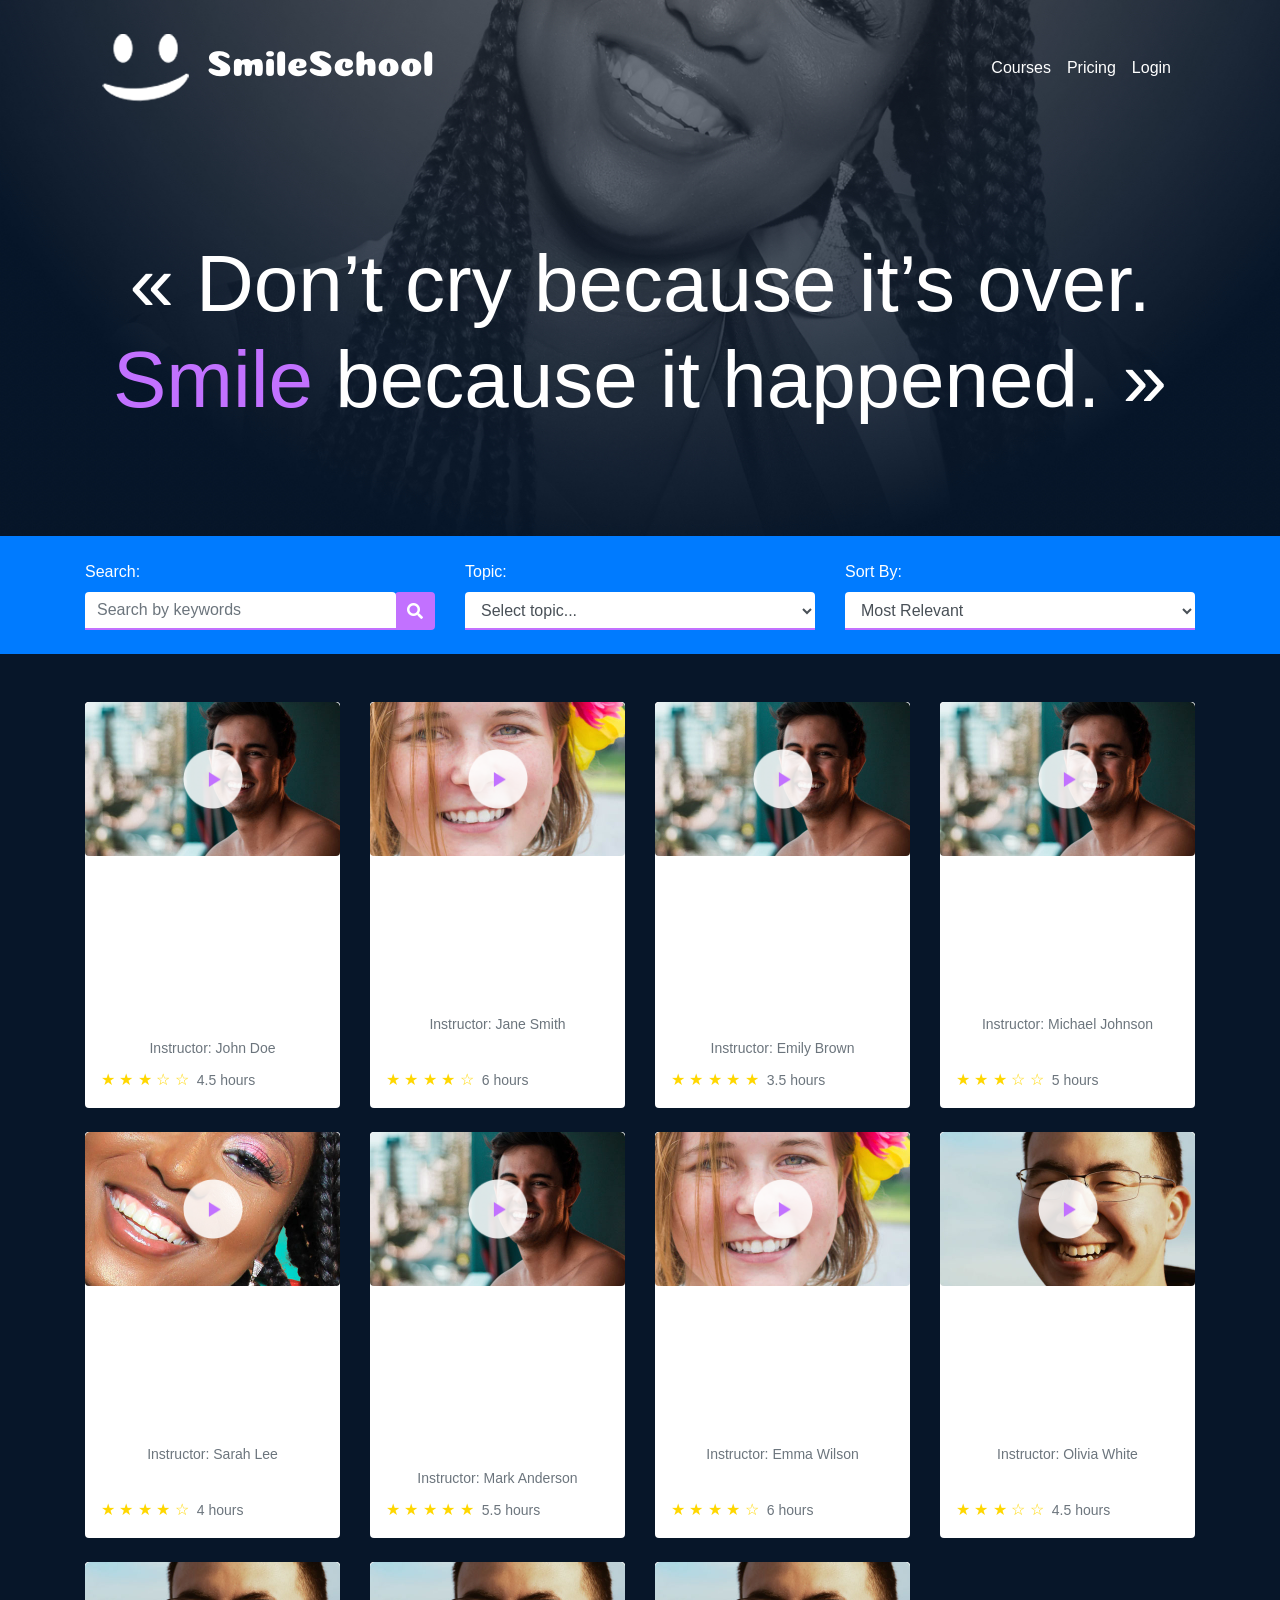
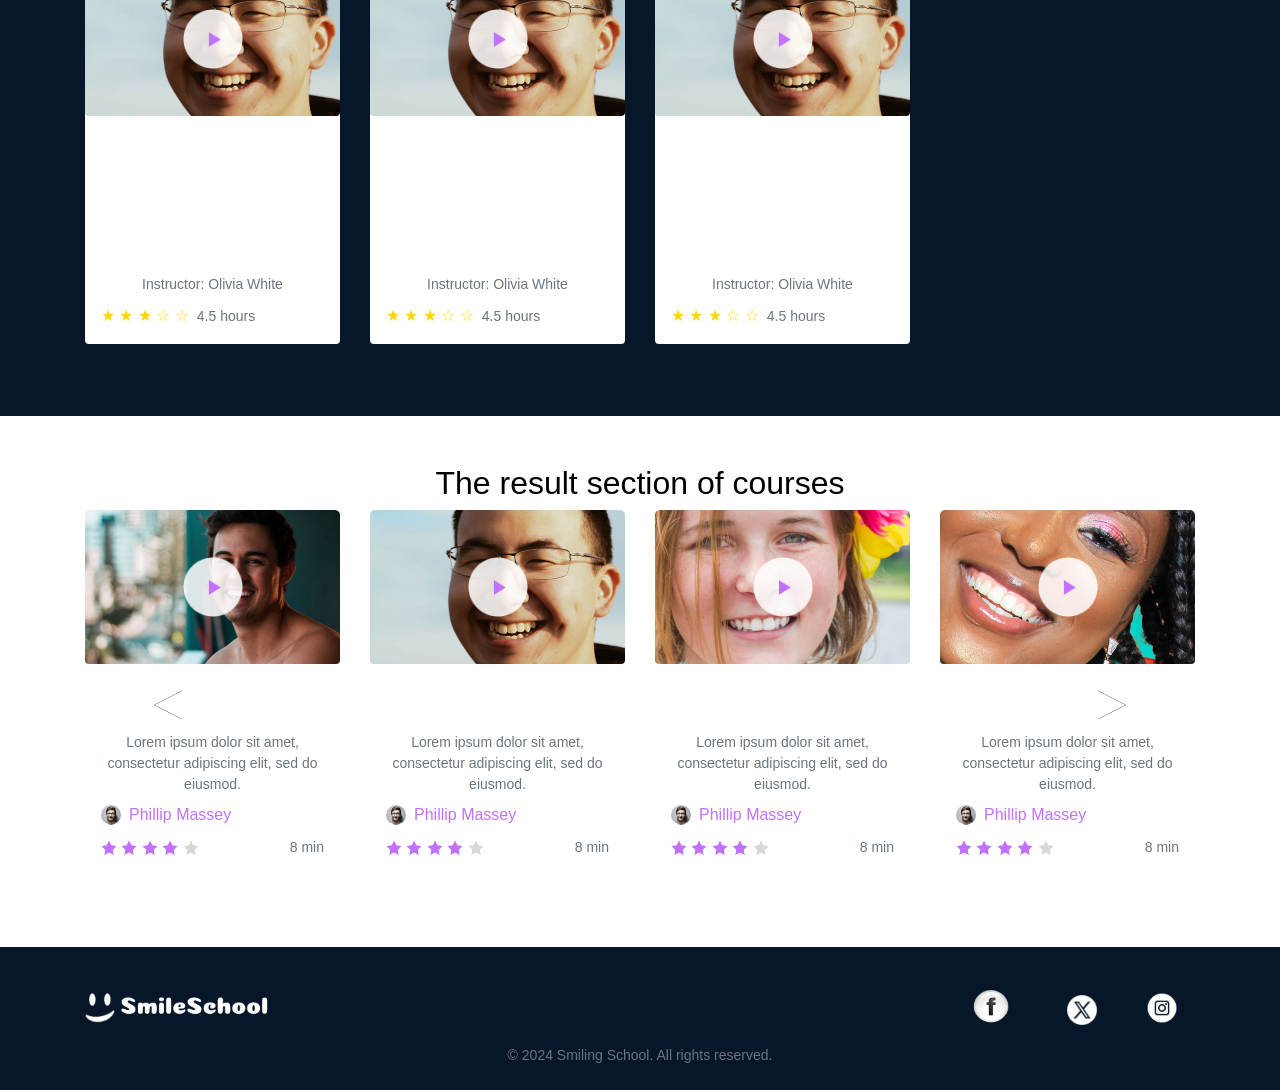
<file: Downloads/alu-smilling-school-javascript/0-courses.html>
<!DOCTYPE html>
<html lang="en">
<head>
  <meta charset="UTF-8">
  <meta name="viewport" content="width=device-width, initial-scale=1.0">
  <link rel="stylesheet" href="https://stackpath.bootstrapcdn.com/bootstrap/4.5.2/css/bootstrap.min.css">
  <link rel="stylesheet" href="styles.css">
  <link href="https://fonts.googleapis.com/css2?family=Coiny&display=swap" rel="stylesheet">
  <link rel="stylesheet" href="https://cdnjs.cloudflare.com/ajax/libs/font-awesome/5.15.3/css/all.min.css">
  <title>Courses - SmileSchool</title>
</head>
<body>
  <!-- Header and Hero Section Wrapper -->
  <section class="header-hero-wrapper">
    <!-- Header Section -->
    <header class="header-section">
      <div class="container">
        <nav class="navbar navbar-expand-lg navbar-dark">
          <a class="navbar-brand" href="#">
            <img src="images/smile_off.png" class="footer-logo mr-2" alt="Smile off">
            <img src="images/logo.png" alt="SmileSchool Logo">
          </a>
          <button class="navbar-toggler" type="button" data-toggle="collapse" data-target="#navbarNav" aria-controls="navbarNav" aria-expanded="false" aria-label="Toggle navigation">
            <span class="navbar-toggler-icon"></span>
          </button>
          <div class="collapse navbar-collapse" id="navbarNav">
            <ul class="navbar-nav ml-auto">
              <li class="nav-item">
                <a class="nav-link" href="courses.html">Courses</a>
              </li>
              <li class="nav-item">
                <a class="nav-link" href="pricing.html">Pricing</a>
              </li>
              <li class="nav-item">
                <a class="nav-link" href="#">Login</a>
              </li>
            </ul>
          </div>
        </nav>
      </div>
    </header>

    <!-- Hero Section -->
    <section class="hero-section text-center">
        <div class="container">
          <h1 class="hero-title">« Don’t cry because it’s over. <span class="text-primary">Smile</span> because it happened. »</h1>
        </div>
      </section>

    <!-- Search Filters Section -->
    <section class="search-filters bg-primary py-4">
      <div class="container">
        <div class="row">
          <!-- Search Field -->
          <div class="col-lg-4 col-md-12 mb-3 mb-md-0">
            <label class="text-white">Search:</label>
            <div class="input-group">
              <input type="text" class="form-control rounded-top" placeholder="Search by keywords" aria-label="Search">
              <div class="input-group-append">
                <span class="input-group-text rounded-top"><i class="fas fa-search"></i></span>
              </div>
            </div>
          </div>

          <!-- Topic Dropdown -->
          <div class="col-lg-4 col-md-6 mb-3 mb-md-0">
            <label class="text-white">Topic:</label>
            <div class="input-group">
              <select class="form-control rounded-top">
                <option selected>Select topic...</option>
                <option value="1">Topic 1</option>
                <option value="2">Topic 2</option>
                <option value="3">Topic 3</option>
              </select>
            </div>
          </div>

          <!-- Sort By Dropdown -->
          <div class="col-lg-4 col-md-6">
            <label class="text-white">Sort By:</label>
            <div class="input-group">
              <select class="form-control rounded-top">
                <option selected>Most Relevant</option>
                <option value="1">Highest Rated</option>
                <option value="2">Most Popular</option>
                <option value="3">Newest</option>
              </select>
            </div>
          </div>
        </div>
      </div>
    </section>
 </section>
 <section>
  <!-- Courses Section -->
  <section class="courses-section py-5">
    <div class="container">
      <div class="row">
        <!-- Course Card 1 -->
        <div class="col-lg-3 col-md-6 mb-4">
          <div class="card">
            <div class="position-relative">
              <img class="card-img-top rounded-top" src="images/thumbnail_1.jpg" alt="Diagonal Smile">
              <a href="#" class="position-absolute play-button-overlay"><img src="images/play.png" alt="Play"></a>
          </div>
            <div class="card-body">
              <h5 class="card-title">Introduction to Web Development</h5>
              <p class="card-text">Learn the basics of HTML, CSS, and JavaScript to create your first website.</p>
              <p class="card-text"><small class="text-muted">Instructor: John Doe</small></p>
              <div class="rating">
                <span class="stars">&#9733; &#9733; &#9733; &#9734; &#9734;</span>
                <span class="duration ml-2">4.5 hours</span>
              </div>
            </div>
          </div>
        </div>

        <!-- Course Card 2 -->
        <div class="col-lg-3 col-md-6 mb-4">
          <div class="card">
            <div class="position-relative">
              <img class="card-img-top rounded-top" src="images/thumbnail_3.jpg" alt="Diagonal Smile">
              <a href="#" class="position-absolute play-button-overlay"><img src="images/play.png" alt="Play"></a>
          </div>
            <div class="card-body">
              <h5 class="card-title">Python Programming for Beginners</h5>
              <p class="card-text">Get started with Python programming from scratch.</p>
              <p class="card-text"><small class="text-muted">Instructor: Jane Smith</small></p>
              <div class="rating">
                <span class="stars">&#9733; &#9733; &#9733; &#9733; &#9734;</span>
                <span class="duration ml-2">6 hours</span>
              </div>
            </div>
          </div>
        </div>

        <!-- Course Card 3 -->
        <div class="col-lg-3 col-md-6 mb-4">
          <div class="card">
            <div class="position-relative">
              <img class="card-img-top rounded-top" src="images/thumbnail_1.jpg" alt="Diagonal Smile">
              <a href="#" class="position-absolute play-button-overlay"><img src="images/play.png" alt="Play"></a>
          </div>
            <div class="card-body">
              <h5 class="card-title">Digital Marketing Fundamentals</h5>
              <p class="card-text">Understand the basics of digital marketing strategies and tools.</p>
              <p class="card-text"><small class="text-muted">Instructor: Emily Brown</small></p>
              <div class="rating">
                <span class="stars">&#9733; &#9733; &#9733; &#9733; &#9733;</span>
                <span class="duration ml-2">3.5 hours</span>
              </div>
            </div>
          </div>
        </div>

        <!-- Course Card 4 -->
        <div class="col-lg-3 col-md-6 mb-4">
          <div class="card">
            <div class="position-relative">
              <img class="card-img-top rounded-top" src="images/thumbnail_1.jpg" alt="Diagonal Smile">
              <a href="#" class="position-absolute play-button-overlay"><img src="images/play.png" alt="Play"></a>
          </div>
            <div class="card-body">
              <h5 class="card-title">Graphic Design Essentials</h5>
              <p class="card-text">Learn the essentials of graphic design with practical examples.</p>
              <p class="card-text"><small class="text-muted">Instructor: Michael Johnson</small></p>
              <div class="rating">
                <span class="stars">&#9733; &#9733; &#9733; &#9734; &#9734;</span>
                <span class="duration ml-2">5 hours</span>
              </div>
            </div>
          </div>
        </div>

        <!-- Course Card 5 -->
        <div class="col-lg-3 col-md-6 mb-4">
          <div class="card">
            <div class="position-relative">
              <img class="card-img-top rounded-top" src="images/thumbnail_4.jpg" alt="Diagonal Smile">
              <a href="#" class="position-absolute play-button-overlay"><img src="images/play.png" alt="Play"></a>
          </div>
            <div class="card-body">
              <h5 class="card-title">JavaScript Advanced Techniques</h5>
              <p class="card-text">Master advanced JavaScript concepts and techniques.</p>
              <p class="card-text"><small class="text-muted">Instructor: Sarah Lee</small></p>
              <div class="rating">
                <span class="stars">&#9733; &#9733; &#9733; &#9733; &#9734;</span>
                <span class="duration ml-2">4 hours</span>
              </div>
            </div>
          </div>
        </div>

        <!-- Course Card 6 -->
        <div class="col-lg-3 col-md-6 mb-4">
          <div class="card">
            <div class="position-relative">
              <img class="card-img-top rounded-top" src="images/thumbnail_1.jpg" alt="Diagonal Smile">
              <a href="#" class="position-absolute play-button-overlay"><img src="images/play.png" alt="Play"></a>
          </div>
            <div class="card-body">
              <h5 class="card-title">Introduction to Machine Learning</h5>
              <p class="card-text">Get started with the fundamentals of machine learning.</p>
              <p class="card-text"><small                class="text-muted">Instructor: Mark Anderson</small></p>
              <div class="rating">
                <span class="stars">&#9733; &#9733; &#9733; &#9733; &#9733;</span>
                <span class="duration ml-2">5.5 hours</span>
              </div>
            </div>
          </div>
        </div>

        <!-- Course Card 7 -->
        <div class="col-lg-3 col-md-6 mb-4">
          <div class="card">
            <div class="position-relative">
              <img class="card-img-top rounded-top" src="images/thumbnail_3.jpg" alt="Diagonal Smile">
              <a href="#" class="position-absolute play-button-overlay"><img src="images/play.png" alt="Play"></a>
          </div>
            <div class="card-body">
              <h5 class="card-title">Data Science Foundations</h5>
              <p class="card-text">Learn the basics of data science and its applications.</p>
              <p class="card-text"><small class="text-muted">Instructor: Emma Wilson</small></p>
              <div class="rating">
                <span class="stars">&#9733; &#9733; &#9733; &#9733; &#9734;</span>
                <span class="duration ml-2">6 hours</span>
              </div>
            </div>
          </div>
        </div>

        <!-- Course Card 8 -->
        <div class="col-lg-3 col-md-6 mb-4">
          <div class="card">
            <div class="position-relative">
              <img class="card-img-top rounded-top" src="images/thumbnail_2.jpg" alt="Diagonal Smile">
              <a href="#" class="position-absolute play-button-overlay"><img src="images/play.png" alt="Play"></a>
          </div>
            <div class="card-body">
              <h5 class="card-title">UI/UX Design Fundamentals</h5>
              <p class="card-text">Explore the essentials of UI/UX design principles.</p>
              <p class="card-text"><small class="text-muted">Instructor: Olivia White</small></p>
              <div class="rating">
                <span class="stars">&#9733; &#9733; &#9733; &#9734; &#9734;</span>
                <span class="duration ml-2">4.5 hours</span>
              </div>
            </div>
          </div>
        </div>

      <!-- Course Card 9 -->
      <div class="col-lg-3 col-md-6 mb-4">
        <div class="card">
          <div class="position-relative">
            <img class="card-img-top rounded-top" src="images/thumbnail_2.jpg" alt="Diagonal Smile">
            <a href="#" class="position-absolute play-button-overlay"><img src="images/play.png" alt="Play"></a>
        </div>
          <div class="card-body">
            <h5 class="card-title">UI/UX Design Fundamentals</h5>
            <p class="card-text">Explore the essentials of UI/UX design principles.</p>
            <p class="card-text"><small class="text-muted">Instructor: Olivia White</small></p>
            <div class="rating">
              <span class="stars">&#9733; &#9733; &#9733; &#9734; &#9734;</span>
              <span class="duration ml-2">4.5 hours</span>
            </div>
          </div>
        </div>
      </div>

      <!-- Course Card 10 -->
      <div class="col-lg-3 col-md-6 mb-4">
        <div class="card">
          <div class="position-relative">
            <img class="card-img-top rounded-top" src="images/thumbnail_2.jpg" alt="Diagonal Smile">
            <a href="#" class="position-absolute play-button-overlay"><img src="images/play.png" alt="Play"></a>
        </div>
          <div class="card-body">
            <h5 class="card-title">UI/UX Design Fundamentals</h5>
            <p class="card-text">Explore the essentials of UI/UX design principles.</p>
            <p class="card-text"><small class="text-muted">Instructor: Olivia White</small></p>
            <div class="rating">
              <span class="stars">&#9733; &#9733; &#9733; &#9734; &#9734;</span>
              <span class="duration ml-2">4.5 hours</span>
            </div>
          </div>
        </div>
      </div>
        <!-- Course Card 11 -->
        <div class="col-lg-3 col-md-6 mb-4">
          <div class="card">
            <div class="position-relative">
              <img class="card-img-top rounded-top" src="images/thumbnail_2.jpg" alt="Diagonal Smile">
              <a href="#" class="position-absolute play-button-overlay"><img src="images/play.png" alt="Play"></a>
          </div>
            <div class="card-body">
              <h5 class="card-title">UI/UX Design Fundamentals</h5>
              <p class="card-text">Explore the essentials of UI/UX design principles.</p>
              <p class="card-text"><small class="text-muted">Instructor: Olivia White</small></p>
              <div class="rating">
                <span class="stars">&#9733; &#9733; &#9733; &#9734; &#9734;</span>
                <span class="duration ml-2">4.5 hours</span>
              </div>
            </div>
          </div>
        </div>
      </div>
    </div>
 </section>
 
<!-- Most Popular Tutorials Section -->
<section class="bg-white text-center py-5">
  <div class="container">
      <header>
          <h2 class="text-center text-black">The result section of courses</h2>
      </header>
      <div id="popularTutorialsCarousel" class="carousel slide" data-ride="carousel">
          <div class="carousel-inner">
              <div class="carousel-item active">
                  <div class="row">
                      <div class="col-md-3 col-sm-6 mb-4">
                          <div class="card">
                              <div class="position-relative">
                                  <img class="card-img-top rounded-top" src="images/thumbnail_1.jpg" alt="Diagonal Smile">
                                  <a href="#" class="position-absolute play-button-overlay"><img src="images/play.png" alt="Play"></a>
                              </div>
                              <div class="card-body">
                                  <h5 class="card-title font-weight-bold">Diagonal Smile</h5>
                                  <p class="card-text text-muted">Lorem ipsum dolor sit amet, consectetur adipiscing elit, sed do eiusmod.</p>
                                  <div class="author d-flex align-items-center">
                                      <img src="images/profile_1.jpg" class="rounded-circle mr-2 small-img" alt="Phillip Massey">
                                      <span class="text-primary">Phillip Massey</span>
                                  </div>
                                  <div class="rating d-flex align-items-center justify-content-between mt-2">
                                      <div class="stars">
                                          <img src="images/star_on.png" alt="Star">
                                          <img src="images/star_on.png" alt="Star">
                                          <img src="images/star_on.png" alt="Star">
                                          <img src="images/star_on.png" alt="Star">
                                          <img src="images/star_off.png" alt="Star">
                                      </div>
                                      <span class="duration">8 min</span>
                                  </div>
                              </div>
                          </div>
                      </div>
                      <div class="col-md-3 col-sm-6 mb-4">
                          <div class="card">
                              <div class="position-relative">
                                  <img class="card-img-top rounded-top" src="images/thumbnail_2.jpg" alt="Sad Smile">
                                  <a href="#" class="position-absolute play-button-overlay"><img src="images/play.png" alt="Play"></a>
                              </div>
                              <div class="card-body">
                                  <h5 class="card-title font-weight-bold">Sad Smile</h5>
                                  <p class="card-text text-muted">Lorem ipsum dolor sit amet, consectetur adipiscing elit, sed do eiusmod.</p>
                                  <div class="author d-flex align-items-center">
                                      <img src="images/profile_1.jpg" class="rounded-circle mr-2 small-img" alt="Phillip Massey">
                                      <span class="text-primary">Phillip Massey</span>
                                  </div>
                                  <div class="rating d-flex align-items-center justify-content-between mt-2">
                                      <div class="stars">
                                          <img src="images/star_on.png" alt="Star">
                                          <img src="images/star_on.png" alt="Star">
                                          <img src="images/star_on.png" alt="Star">
                                          <img src="images/star_on.png" alt="Star">
                                          <img src="images/star_off.png" alt="Star">
                                      </div>
                                      <span class="duration">8 min</span>
                                  </div>
                              </div>
                          </div>
                      </div>
                      <div class="col-md-3 col-sm-6 mb-4">
                          <div class="card">
                              <div class="position-relative">
                                  <img class="card-img-top rounded-top" src="images/thumbnail_3.jpg" alt="Natural Smile">
                                  <a href="#" class="position-absolute play-button-overlay"><img src="images/play.png" alt="Play"></a>
                              </div>
                              <div class="card-body">
                                  <h5 class="card-title font-weight-bold">Natural Smile</h5>
                                  <p class="card-text text-muted">Lorem ipsum dolor sit amet, consectetur adipiscing elit, sed do eiusmod.</p>
                                  <div class="author d-flex align-items-center">
                                      <img src="images/profile_1.jpg" class="rounded-circle mr-2 small-img" alt="Phillip Massey">
                                      <span class="text-primary">Phillip Massey</span>
                                  </div>
                                  <div class="rating d-flex align-items-center justify-content-between mt-2">
                                      <div class="stars">
                                          <img src="images/star_on.png" alt="Star">
                                          <img src="images/star_on.png" alt="Star">
                                          <img src="images/star_on.png" alt="Star">
                                          <img src="images/star_on.png" alt="Star">
                                          <img src="images/star_off.png" alt="Star">
                                      </div>
                                      <span class="duration">8 min</span>
                                  </div>
                              </div>
                          </div>
                      </div>
                      <div class="col-md-3 col-sm-6 mb-4">
                          <div class="card">
                              <div class="position-relative">
                                  <img class="card-img-top rounded-top" src="images/thumbnail_4.jpg" alt="Happy Smile">
                                  <a href="#" class="position-absolute play-button-overlay"><img src="images/play.png" alt="Play"></a>
                              </div>
                              <div class="card-body">
                                  <h5 class="card-title font-weight-bold">Happy Smile</h5>
                                  <p class="card-text text-muted">Lorem ipsum dolor sit amet, consectetur adipiscing elit, sed do eiusmod.</p>
                                  <div class="author d-flex align-items-center">
                                      <img src="images/profile_1.jpg" class="rounded-circle mr-2 small-img" alt="Phillip Massey">
                                      <span class="text-primary">Phillip Massey</span>
                                  </div>
                                  <div class="rating d-flex align-items-center justify-content-between mt-2">
                                      <div class="stars">
                                          <img src="images/star_on.png" alt="Star">
                                          <img src="images/star_on.png" alt="Star">
                                          <img src="images/star_on.png" alt="Star">
                                          <img src="images/star_on.png" alt="Star">
                                          <img src="images/star_off.png" alt="Star">
                                      </div>
                                      <span class="duration">8 min</span>
                                  </div>
                              </div>
                          </div>
                      </div>
                  </div>
              </div>
          </div>
          <a class="carousel-control-prev" href="#popularTutorialsCarousel" role="button" data-slide="prev">
              <img src="images/arrow_black_left.png" class="carousel-control-prev-icon" alt="Previous">
              <span class="sr-only">Previous</span>
          </a>
          <a class="carousel-control-next" href="#popularTutorialsCarousel" role="button" data-slide="next">
              <img src="images/arrow_black_right.png" class="carousel-control-next-icon" alt="Next">
              <span class="sr-only">Next</span>
          </a>
      </div>
  </div>
</section>

<!-- Footer -->
<footer class="bg-black py-4">
  <div class="container">
    <div class="row align-items-center">
      <div class="col-lg-6 text-center text-lg-left mb-3 mb-lg-0">
        <img src="images/smile_off.png" class="footer-logo" alt="Smile off" style="width: 30px; height: 30px;">
        <img src="images/logo.png" class="footer-logo" alt="Smiling School Logo">
      </div>
      <div class="col-lg-6 text-center text-lg-right">
        <a href="#" class="btn btn-link text-white social-link">
          <img src="images/facebook-logo.png" alt="Facebook" style="width: 60px; height: 60px;">
        </a>
        <a href="#" class="btn btn-link text-white social-link">
          <img src="images/x-logo.png" alt="x" style="width: 30px; height: 30px;">
        </a>
        <a href="#" class="btn btn-link text-white social-link">
          <img src="images/instagram-logo.png" alt="Instagram" style="width: 40px; height: 40px;">
        </a>
      </div>
    </div>
    <div class="row">
      <div class="col-lg-12 text-center">
        <p class="text-muted mb-0">© 2024 Smiling School. All rights reserved.</p>
      </div>
    </div>
  </div>
</footer>

  <!-- Scripts -->
  <script src="https://code.jquery.com/jquery-3.2.1.slim.min.js"></script>
  <script src="https://cdnjs.cloudflare.com/ajax/libs/popper.js/1.12.9/umd/popper.min.js"></script>
  <script src="https://maxcdn.bootstrapcdn.com/bootstrap/4.0.0/js/bootstrap.min.js"></script>
  <script src="https://cdnjs.cloudflare.com/ajax/libs/jquery/3.5.1/jquery.min.js"></script>
  <script src="https://cdnjs.cloudflare.com/ajax/libs/twitter-bootstrap/4.5.2/js/bootstrap.bundle.min.js"></script>
</body>
</html>
</file>
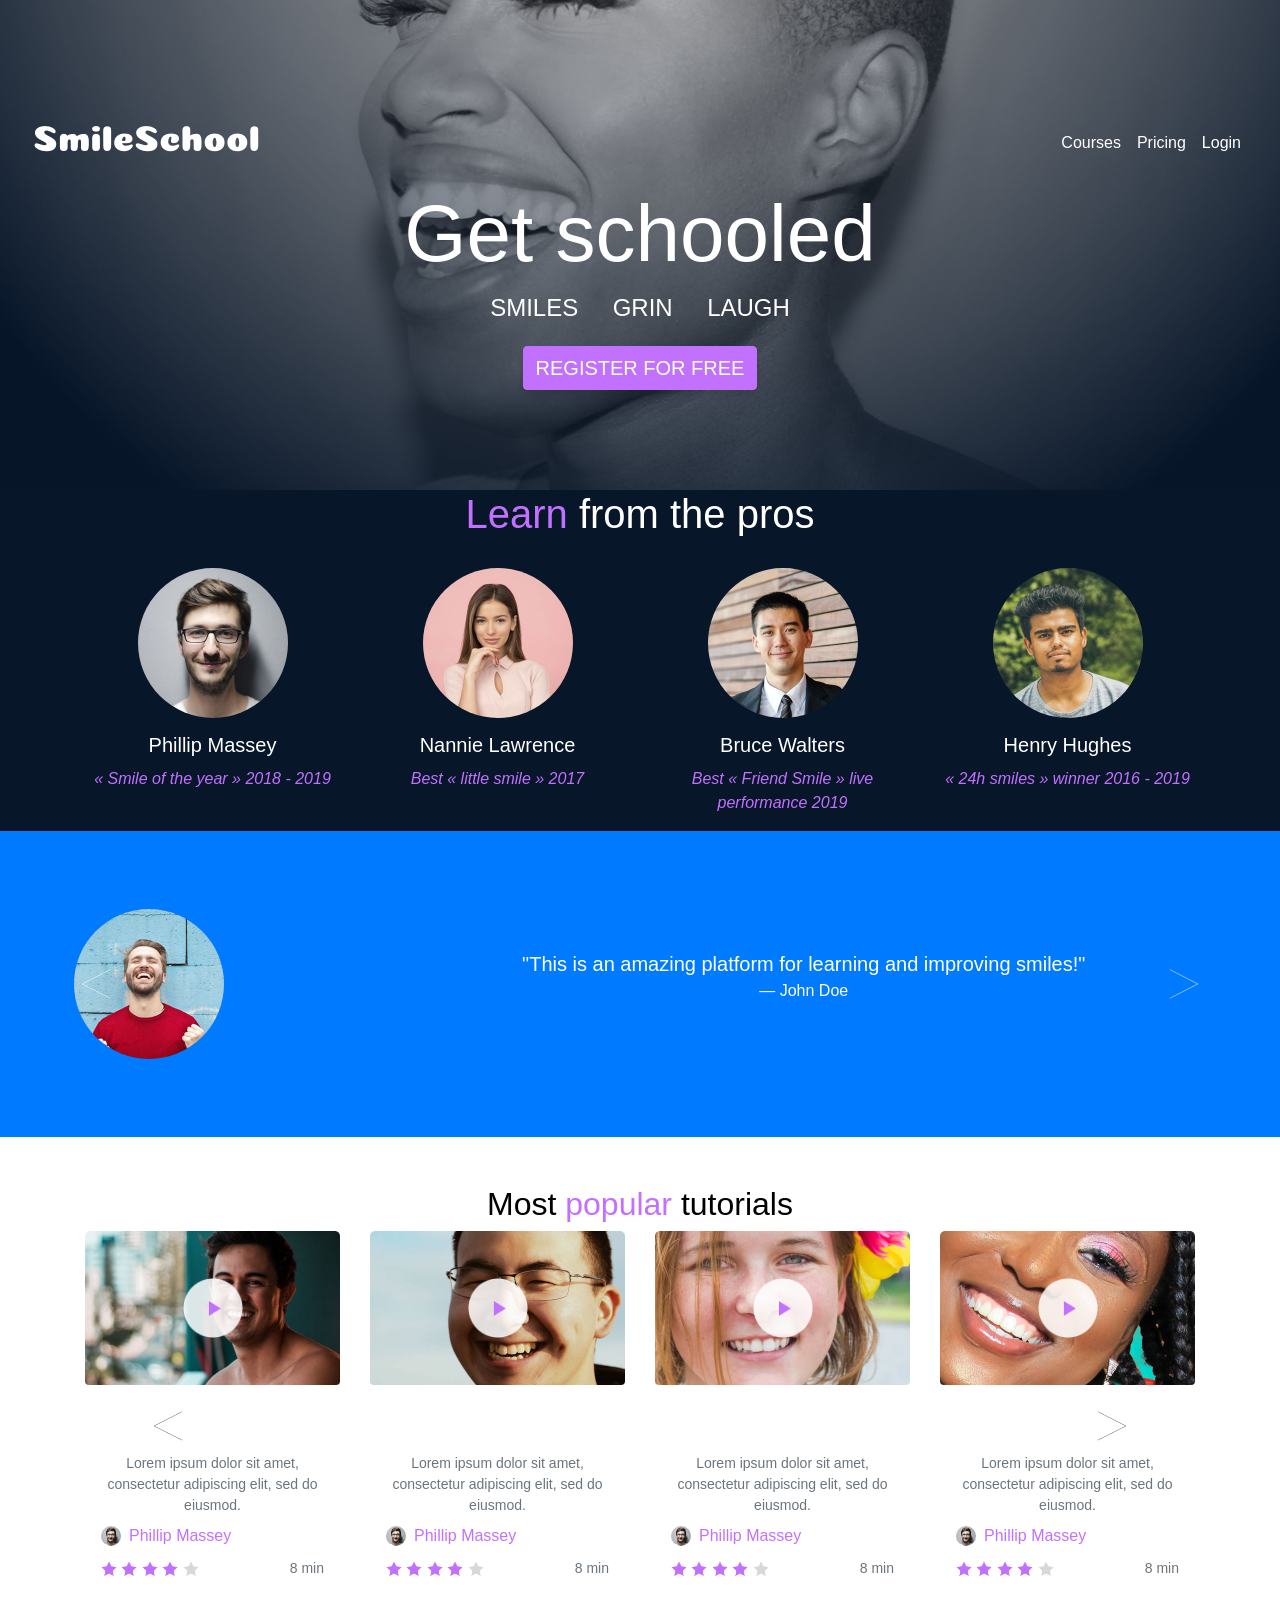
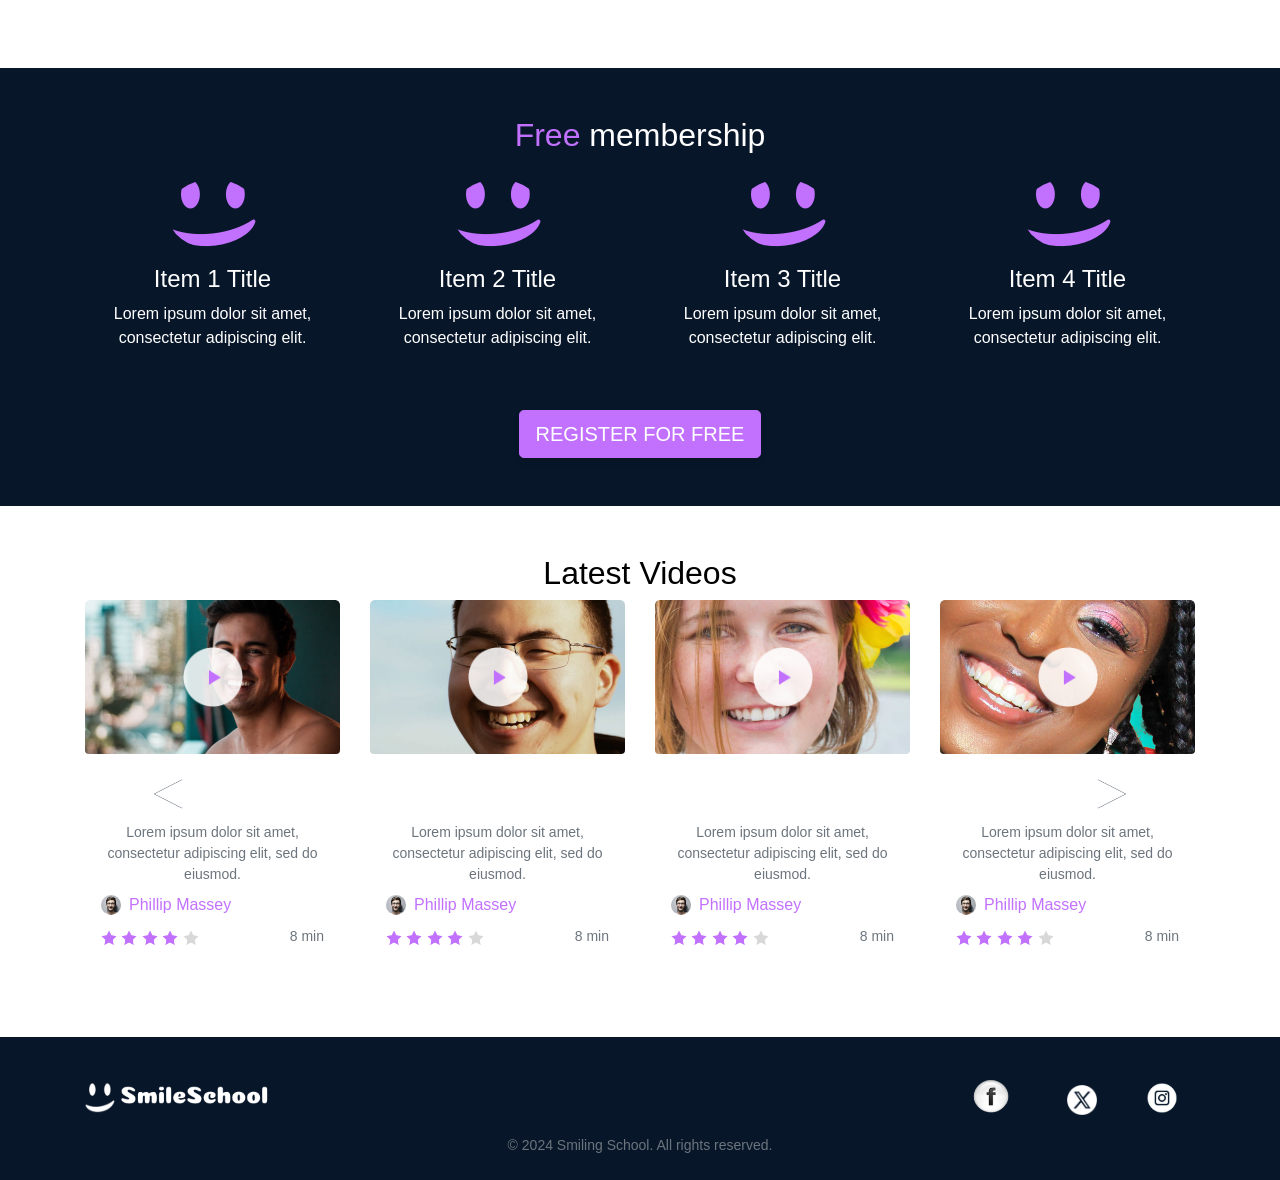
<file: Downloads/alu-smilling-school-javascript/0-homepage.html>
<!DOCTYPE html>
<html lang="en">
<head>
    <meta charset="UTF-8">
    <meta name="viewport" content="width=device-width, initial-scale=1, shrink-to-fit=no">
    <title>SmileSchool - Get Schooled</title>
    <link rel="stylesheet" href="https://maxcdn.bootstrapcdn.com/bootstrap/4.0.0/css/bootstrap.min.css">
    <link rel="stylesheet" href="styles.css">
</head>
<body>
    <!-- Header Section -->
    <header class="header-hero">
        <nav class="navbar navbar-expand-lg navbar-dark">
            <div class="container-fluid">
                <a class="navbar-brand" href=""><img src="images/logo.png" alt="SmileSchool Logo"></a>
                <button class="navbar-toggler" type="button" data-toggle="collapse" data-target="#navbarNav" aria-controls="navbarNav" aria-expanded="false" aria-label="Toggle navigation">
                    <span class="navbar-toggler-icon"></span>
                </button>
                <div class="collapse navbar-collapse" id="navbarNav">
                    <ul class="navbar-nav ml-auto">
                        <li class="nav-item">
                            <a class="nav-link" href="courses.html">Courses</a>
                        </li>
                        <li class="nav-item">
                            <a class="nav-link" href="pricing.html">Pricing</a>
                        </li>
                        <li class="nav-item">
                            <a class="nav-link" href="#">Login</a>
                        </li>
                    </ul>
                </div>
            </div>
        </nav>
        <div class="hero-content text-center">
            <h1 class="display-1">Get schooled</h1>
            <div class="hero-subtitle">
                <span>SMILES</span>
                <span>GRIN</span>
                <span>LAUGH</span>
            </div>
            <button class="btn btn-primary">REGISTER FOR FREE</button>
        </div>
    </header>

    <!-- Learn from the Pros Section -->
    <section class="container text-center pros-section">
        <h2><span class="text-primary">Learn</span> from the pros</h2>
        <div class="row">
            <div class="col-sm-6 col-md-3">
                <img src="images/profile_1.jpg" alt="Phillip Massey" class="rounded-circle">
                <h3>Phillip Massey</h3>
                <p><em>« Smile of the year » 2018 - 2019</em></p>
            </div>
            <div class="col-sm-6 col-md-3">
                <img src="images/profile_2.jpg" alt="Nannie Lawrence" class="rounded-circle">
                <h3>Nannie Lawrence</h3>
                <p><em>Best « little smile » 2017</em></p>
            </div>
            <div class="col-sm-6 col-md-3">
         
             <img src="images/profile_3.jpg" alt="Bruce Walters" class="rounded-circle">
                <h3>Bruce Walters</h3>
                <p><em>Best « Friend Smile » live performance 2019</em></p>
            </div>
            <div class="col-sm-6 col-md-3">
                <img src="images/profile_4.jpg" alt="Henry Hughes" class="rounded-circle">
                <h3>Henry Hughes</h3>
                <p><em>« 24h smiles » winner 2016 - 2019</em></p>
            </div>
        </div>
    </section>
    
    <!-- Carousel of Quotes Section -->
    <section class="carousel-section bg-primary text-white text-center py-5">
      <div id="quoteCarousel" class="carousel slide" data-ride="carousel">
        <div class="carousel-inner">
          <div class="carousel-item active" id="item1">
            <div class="row justify-content-center align-items-center">
              <div class="col-12 col-md-3">
                <img src="images/profile_5.jpg" class="rounded-circle" alt="Person 1">
              </div>
              <div class="col-12 col-md-9">
                <blockquote class="blockquote">
                  <p class="mb-0">"This is an amazing platform for learning and improving smiles!"</p>
                  <footer class="blockquote-footer text-white">John Doe</footer>
                </blockquote>
              </div>
            </div>
          </div>
          <div class="carousel-item" id="item2">
            <div class="row justify-content-center align-items-center">
              <div class="col-12 col-md-3">
                <img src="images/profile_5.jpg" class="rounded-circle" alt="Person 2">
              </div>
              <div class="col-12 col-md-9">
                <blockquote class="blockquote">
                  <p class="mb-0">"I had an incredible experience learning from the pros."</p>
                  <footer class="blockquote-footer text-white">Jane Smith</footer>
                </blockquote>
              </div>
            </div>
          </div>
          <div class="carousel-item" id="item3">
            <div class="row justify-content-center align-items-center">
              <div class="col-12 col-md-3">
                <img src="images/profile_5.jpg" class="rounded-circle" alt="Person 3">
              </div>
              <div class="col-12 col-md-9">
                <blockquote class="blockquote">
                  <p class="mb-0">"The lessons are easy to follow and very informative."</p>
                  <footer class="blockquote-footer text-white">Alice Johnson</footer>
                </blockquote>
              </div>
            </div>
          </div>
        </div>
        <a class="carousel-control-prev" href="#quoteCarousel" role="button" data-slide="prev">
          <img src="images/arrow_white_left.png" class="carousel-control-prev-icon" alt="Previous">
          <span class="sr-only">Previous</span>
        </a>
        <a class="carousel-control-next" href="#quoteCarousel" role="button" data-slide="next">
          <img src="images/arrow_white_right.png" class="carousel-control-next-icon" alt="Next">
          <span class="sr-only">Next</span>
        </a>    
      </div>
    </section>    

<!-- Most Popular Tutorials Section -->
<section class="bg-white text-center py-5">
    <div class="container">
        <header>
            <h2 class="text-center text-black">Most <span class="text-primary">popular</span> tutorials</h2>
        </header>
        <div id="popularTutorialsCarousel" class="carousel slide" data-ride="carousel">
            <div class="carousel-inner">
                <div class="carousel-item active">
                    <div class="row">
                        <div class="col-md-3 col-sm-6 mb-4">
                            <div class="card">
                                <div class="position-relative">
                                    <img class="card-img-top rounded-top" src="images/thumbnail_1.jpg" alt="Diagonal Smile">
                                    <a href="#" class="position-absolute play-button-overlay"><img src="images/play.png" alt="Play"></a>
                                </div>
                                <div class="card-body">
                                    <h5 class="card-title font-weight-bold">Diagonal Smile</h5>
                                    <p class="card-text text-muted">Lorem ipsum dolor sit amet, consectetur adipiscing elit, sed do eiusmod.</p>
                                    <div class="author d-flex align-items-center">
                                        <img src="images/profile_1.jpg" class="rounded-circle mr-2 small-img" alt="Phillip Massey">
                                        <span class="text-primary">Phillip Massey</span>
                                    </div>
                                    <div class="rating d-flex align-items-center justify-content-between mt-2">
                                        <div class="stars">
                                            <img src="images/star_on.png" alt="Star">
                                            <img src="images/star_on.png" alt="Star">
                                            <img src="images/star_on.png" alt="Star">
                                            <img src="images/star_on.png" alt="Star">
                                            <img src="images/star_off.png" alt="Star">
                                        </div>
                                        <span class="duration">8 min</span>
                                    </div>
                                </div>
                            </div>
                        </div>
                        <div class="col-md-3 col-sm-6 mb-4">
                            <div class="card">
                                <div class="position-relative">
                                    <img class="card-img-top rounded-top" src="images/thumbnail_2.jpg" alt="Sad Smile">
                                    <a href="#" class="position-absolute play-button-overlay"><img src="images/play.png" alt="Play"></a>
                                </div>
                                <div class="card-body">
                                    <h5 class="card-title font-weight-bold">Sad Smile</h5>
                                    <p class="card-text text-muted">Lorem ipsum dolor sit amet, consectetur adipiscing elit, sed do eiusmod.</p>
                                    <div class="author d-flex align-items-center">
                                        <img src="images/profile_1.jpg" class="rounded-circle mr-2 small-img" alt="Phillip Massey">
                                        <span class="text-primary">Phillip Massey</span>
                                    </div>
                                    <div class="rating d-flex align-items-center justify-content-between mt-2">
                                        <div class="stars">
                                            <img src="images/star_on.png" alt="Star">
                                            <img src="images/star_on.png" alt="Star">
                                            <img src="images/star_on.png" alt="Star">
                                            <img src="images/star_on.png" alt="Star">
                                            <img src="images/star_off.png" alt="Star">
                                        </div>
                                        <span class="duration">8 min</span>
                                    </div>
                                </div>
                            </div>
                        </div>
                        <div class="col-md-3 col-sm-6 mb-4">
                            <div class="card">
                                <div class="position-relative">
                                    <img class="card-img-top rounded-top" src="images/thumbnail_3.jpg" alt="Natural Smile">
                                    <a href="#" class="position-absolute play-button-overlay"><img src="images/play.png" alt="Play"></a>
                                </div>
                                <div class="card-body">
                                    <h5 class="card-title font-weight-bold">Natural Smile</h5>
                                    <p class="card-text text-muted">Lorem ipsum dolor sit amet, consectetur adipiscing elit, sed do eiusmod.</p>
                                    <div class="author d-flex align-items-center">
                                        <img src="images/profile_1.jpg" class="rounded-circle mr-2 small-img" alt="Phillip Massey">
                                        <span class="text-primary">Phillip Massey</span>
                                    </div>
                                    <div class="rating d-flex align-items-center justify-content-between mt-2">
                                        <div class="stars">
                                            <img src="images/star_on.png" alt="Star">
                                            <img src="images/star_on.png" alt="Star">
                                            <img src="images/star_on.png" alt="Star">
                                            <img src="images/star_on.png" alt="Star">
                                            <img src="images/star_off.png" alt="Star">
                                        </div>
                                        <span class="duration">8 min</span>
                                    </div>
                                </div>
                            </div>
                        </div>
                        <div class="col-md-3 col-sm-6 mb-4">
                            <div class="card">
                                <div class="position-relative">
                                    <img class="card-img-top rounded-top" src="images/thumbnail_4.jpg" alt="Happy Smile">
                                    <a href="#" class="position-absolute play-button-overlay"><img src="images/play.png" alt="Play"></a>
                                </div>
                                <div class="card-body">
                                    <h5 class="card-title font-weight-bold">Happy Smile</h5>
                                    <p class="card-text text-muted">Lorem ipsum dolor sit amet, consectetur adipiscing elit, sed do eiusmod.</p>
                                    <div class="author d-flex align-items-center">
                                        <img src="images/profile_1.jpg" class="rounded-circle mr-2 small-img" alt="Phillip Massey">
                                        <span class="text-primary">Phillip Massey</span>
                                    </div>
                                    <div class="rating d-flex align-items-center justify-content-between mt-2">
                                        <div class="stars">
                                            <img src="images/star_on.png" alt="Star">
                                            <img src="images/star_on.png" alt="Star">
                                            <img src="images/star_on.png" alt="Star">
                                            <img src="images/star_on.png" alt="Star">
                                            <img src="images/star_off.png" alt="Star">
                                        </div>
                                        <span class="duration">8 min</span>
                                    </div>
                                </div>
                            </div>
                        </div>
                    </div>
                </div>
            </div>
            <a class="carousel-control-prev" href="#popularTutorialsCarousel" role="button" data-slide="prev">
              <img src="images/arrow_black_left.png" class="carousel-control-prev-icon" alt="Previous">
              <span class="sr-only">Previous</span>
            </a>
            <a class="carousel-control-next" href="#popularTutorialsCarousel" role="button" data-slide="next">
              <img src="images/arrow_black_right.png" class="carousel-control-next-icon" alt="Next">
              <span class="sr-only">Next</span>
            </a>            
        </div>
    </div>
</section>

<!--Free membership-->
<section class="bg-black text-center py-5">
  <header class="container">
    <h2><span class="text-primary">Free</span> membership</h2>
    <div class="row mt-4">
      <div class="col-lg-3 col-md-6 mb-4">
        <img src="images/smile_on.png" class="img-fluid rounded-circle mb-3" alt="Item 1">
        <h4 class="text-white">Item 1 Title</h4>
        <p class="text-white">Lorem ipsum dolor sit amet, consectetur adipiscing elit.</p>
      </div>
      <div class="col-lg-3 col-md-6 mb-4">
        <img src="images/smile_on.png" class="img-fluid rounded-circle mb-3" alt="Item 2">
        <h4 class="text-white">Item 2 Title</h4>
        <p class="text-white">Lorem ipsum dolor sit amet, consectetur adipiscing elit.</p>
      </div>
      <div class="col-lg-3 col-md-6 mb-4">
        <img src="images/smile_on.png" class="img-fluid rounded-circle mb-3" alt="Item 3">
        <h4 class="text-white">Item 3 Title</h4>
        <p class="text-white">Lorem ipsum dolor sit amet, consectetur adipiscing elit.</p>
      </div>
      <div class="col-lg-3 col-md-6 mb-4">
        <img src="images/smile_on.png" class="img-fluid rounded-circle mb-3" alt="Item 4">
        <h4 class="text-white">Item 4 Title</h4>
        <p class="text-white">Lorem ipsum dolor sit amet, consectetur adipiscing elit.</p>
      </div>
    </div>
    <button class="btn btn-primary btn-lg">REGISTER FOR FREE</button>
  </header>
</section>

<!-- Latest Videos -->
<section class="bg-white text-center py-5">
  <div class="container">
      <header>
          <h2 class="text-center text-black">Latest Videos</h2>
      </header>
      <div id="popularTutorialsCarousel" class="carousel slide" data-ride="carousel">
          <div class="carousel-inner">
              <div class="carousel-item active">
                  <div class="row">
                      <div class="col-md-3 col-sm-6 mb-4">
                          <div class="card">
                              <div class="position-relative">
                                  <img class="card-img-top rounded-top" src="images/thumbnail_1.jpg" alt="Diagonal Smile">
                                  <a href="#" class="position-absolute play-button-overlay"><img src="images/play.png" alt="Play"></a>
                              </div>
                              <div class="card-body">
                                  <h5 class="card-title font-weight-bold">Diagonal Smile</h5>
                                  <p class="card-text text-muted">Lorem ipsum dolor sit amet, consectetur adipiscing elit, sed do eiusmod.</p>
                                  <div class="author d-flex align-items-center">
                                      <img src="images/profile_1.jpg" class="rounded-circle mr-2 small-img" alt="Phillip Massey">
                                      <span class="text-primary">Phillip Massey</span>
                                  </div>
                                  <div class="rating d-flex align-items-center justify-content-between mt-2">
                                      <div class="stars">
                                          <img src="images/star_on.png" alt="Star">
                                          <img src="images/star_on.png" alt="Star">
                                          <img src="images/star_on.png" alt="Star">
                                          <img src="images/star_on.png" alt="Star">
                                          <img src="images/star_off.png" alt="Star">
                                      </div>
                                      <span class="duration">8 min</span>
                                  </div>
                              </div>
                          </div>
                      </div>
                      <div class="col-md-3 col-sm-6 mb-4">
                          <div class="card">
                              <div class="position-relative">
                                  <img class="card-img-top rounded-top" src="images/thumbnail_2.jpg" alt="Sad Smile">
                                  <a href="#" class="position-absolute play-button-overlay"><img src="images/play.png" alt="Play"></a>
                              </div>
                              <div class="card-body">
                                  <h5 class="card-title font-weight-bold">Sad Smile</h5>
                                  <p class="card-text text-muted">Lorem ipsum dolor sit amet, consectetur adipiscing elit, sed do eiusmod.</p>
                                  <div class="author d-flex align-items-center">
                                      <img src="images/profile_1.jpg" class="rounded-circle mr-2 small-img" alt="Phillip Massey">
                                      <span class="text-primary">Phillip Massey</span>
                                  </div>
                                  <div class="rating d-flex align-items-center justify-content-between mt-2">
                                      <div class="stars">
                                          <img src="images/star_on.png" alt="Star">
                                          <img src="images/star_on.png" alt="Star">
                                          <img src="images/star_on.png" alt="Star">
                                          <img src="images/star_on.png" alt="Star">
                                          <img src="images/star_off.png" alt="Star">
                                      </div>
                                      <span class="duration">8 min</span>
                                  </div>
                              </div>
                          </div>
                      </div>
                      <div class="col-md-3 col-sm-6 mb-4">
                          <div class="card">
                              <div class="position-relative">
                                  <img class="card-img-top rounded-top" src="images/thumbnail_3.jpg" alt="Natural Smile">
                                  <a href="#" class="position-absolute play-button-overlay"><img src="images/play.png" alt="Play"></a>
                              </div>
                              <div class="card-body">
                                  <h5 class="card-title font-weight-bold">Natural Smile</h5>
                                  <p class="card-text text-muted">Lorem ipsum dolor sit amet, consectetur adipiscing elit, sed do eiusmod.</p>
                                  <div class="author d-flex align-items-center">
                                      <img src="images/profile_1.jpg" class="rounded-circle mr-2 small-img" alt="Phillip Massey">
                                      <span class="text-primary">Phillip Massey</span>
                                  </div>
                                  <div class="rating d-flex align-items-center justify-content-between mt-2">
                                      <div class="stars">
                                          <img src="images/star_on.png" alt="Star">
                                          <img src="images/star_on.png" alt="Star">
                                          <img src="images/star_on.png" alt="Star">
                                          <img src="images/star_on.png" alt="Star">
                                          <img src="images/star_off.png" alt="Star">
                                      </div>
                                      <span class="duration">8 min</span>
                                  </div>
                              </div>
                          </div>
                      </div>
                      <div class="col-md-3 col-sm-6 mb-4">
                          <div class="card">
                              <div class="position-relative">
                                  <img class="card-img-top rounded-top" src="images/thumbnail_4.jpg" alt="Happy Smile">
                                  <a href="#" class="position-absolute play-button-overlay"><img src="images/play.png" alt="Play"></a>
                              </div>
                              <div class="card-body">
                                  <h5 class="card-title font-weight-bold">Happy Smile</h5>
                                  <p class="card-text text-muted">Lorem ipsum dolor sit amet, consectetur adipiscing elit, sed do eiusmod.</p>
                                  <div class="author d-flex align-items-center">
                                      <img src="images/profile_1.jpg" class="rounded-circle mr-2 small-img" alt="Phillip Massey">
                                      <span class="text-primary">Phillip Massey</span>
                                  </div>
                                  <div class="rating d-flex align-items-center justify-content-between mt-2">
                                      <div class="stars">
                                          <img src="images/star_on.png" alt="Star">
                                          <img src="images/star_on.png" alt="Star">
                                          <img src="images/star_on.png" alt="Star">
                                          <img src="images/star_on.png" alt="Star">
                                          <img src="images/star_off.png" alt="Star">
                                      </div>
                                      <span class="duration">8 min</span>
                                  </div>
                              </div>
                          </div>
                      </div>
                  </div>
              </div>
          </div>
          <a class="carousel-control-prev" href="#popularTutorialsCarousel" role="button" data-slide="prev">
            <img src="images/arrow_black_left.png" class="carousel-control-prev-icon" alt="Previous">
            <span class="sr-only">Previous</span>
          </a>
          <a class="carousel-control-next" href="#popularTutorialsCarousel" role="button" data-slide="next">
            <img src="images/arrow_black_right.png" class="carousel-control-next-icon" alt="Next">
            <span class="sr-only">Next</span>
          </a>            
      </div>
  </div>
</section>

<!-- Footer -->
<footer class="bg-black py-4">
  <div class="container">
    <div class="row align-items-center">
      <div class="col-lg-6 text-center text-lg-left mb-3 mb-lg-0">
        <img src="images/smile_off.png" class="footer-logo" alt="Smile off" style="width: 30px; height: 30px;">
        <img src="images/logo.png" class="footer-logo" alt="Smiling School Logo">
      </div>
      <div class="col-lg-6 text-center text-lg-right">
        <a href="#" class="btn btn-link text-white social-link">
          <img src="images/facebook-logo.png" alt="Facebook" style="width: 60px; height: 60px;">
        </a>
        <a href="#" class="btn btn-link text-white social-link">
          <img src="images/x-logo.png" alt="x" style="width: 30px; height: 30px;">
        </a>
        <a href="#" class="btn btn-link text-white social-link">
          <img src="images/instagram-logo.png" alt="Instagram" style="width: 40px; height: 40px;">
        </a>
      </div>
    </div>
    <div class="row">
      <div class="col-lg-12 text-center">
        <p class="text-muted mb-0">© 2024 Smiling School. All rights reserved.</p>
      </div>
    </div>
  </div>
</footer>

 <!-- Scripts -->
<script src="https://code.jquery.com/jquery-3.2.1.slim.min.js"></script>
<script src="https://cdnjs.cloudflare.com/ajax/libs/popper.js/1.12.9/umd/popper.min.js"></script>
<script src="https://maxcdn.bootstrapcdn.com/bootstrap/4.0.0/js/bootstrap.min.js"></script>
<script src="https://cdnjs.cloudflare.com/ajax/libs/jquery/3.5.1/jquery.min.js"></script>
<script src="https://cdnjs.cloudflare.com/ajax/libs/twitter-bootstrap/4.5.2/js/bootstrap.bundle.min.js"></script>

<script>
// Initialize Bootstrap carousel
$(document).ready(function() {
$('#quoteCarousel').carousel();
});
</script>
</body>
</html>
</file>
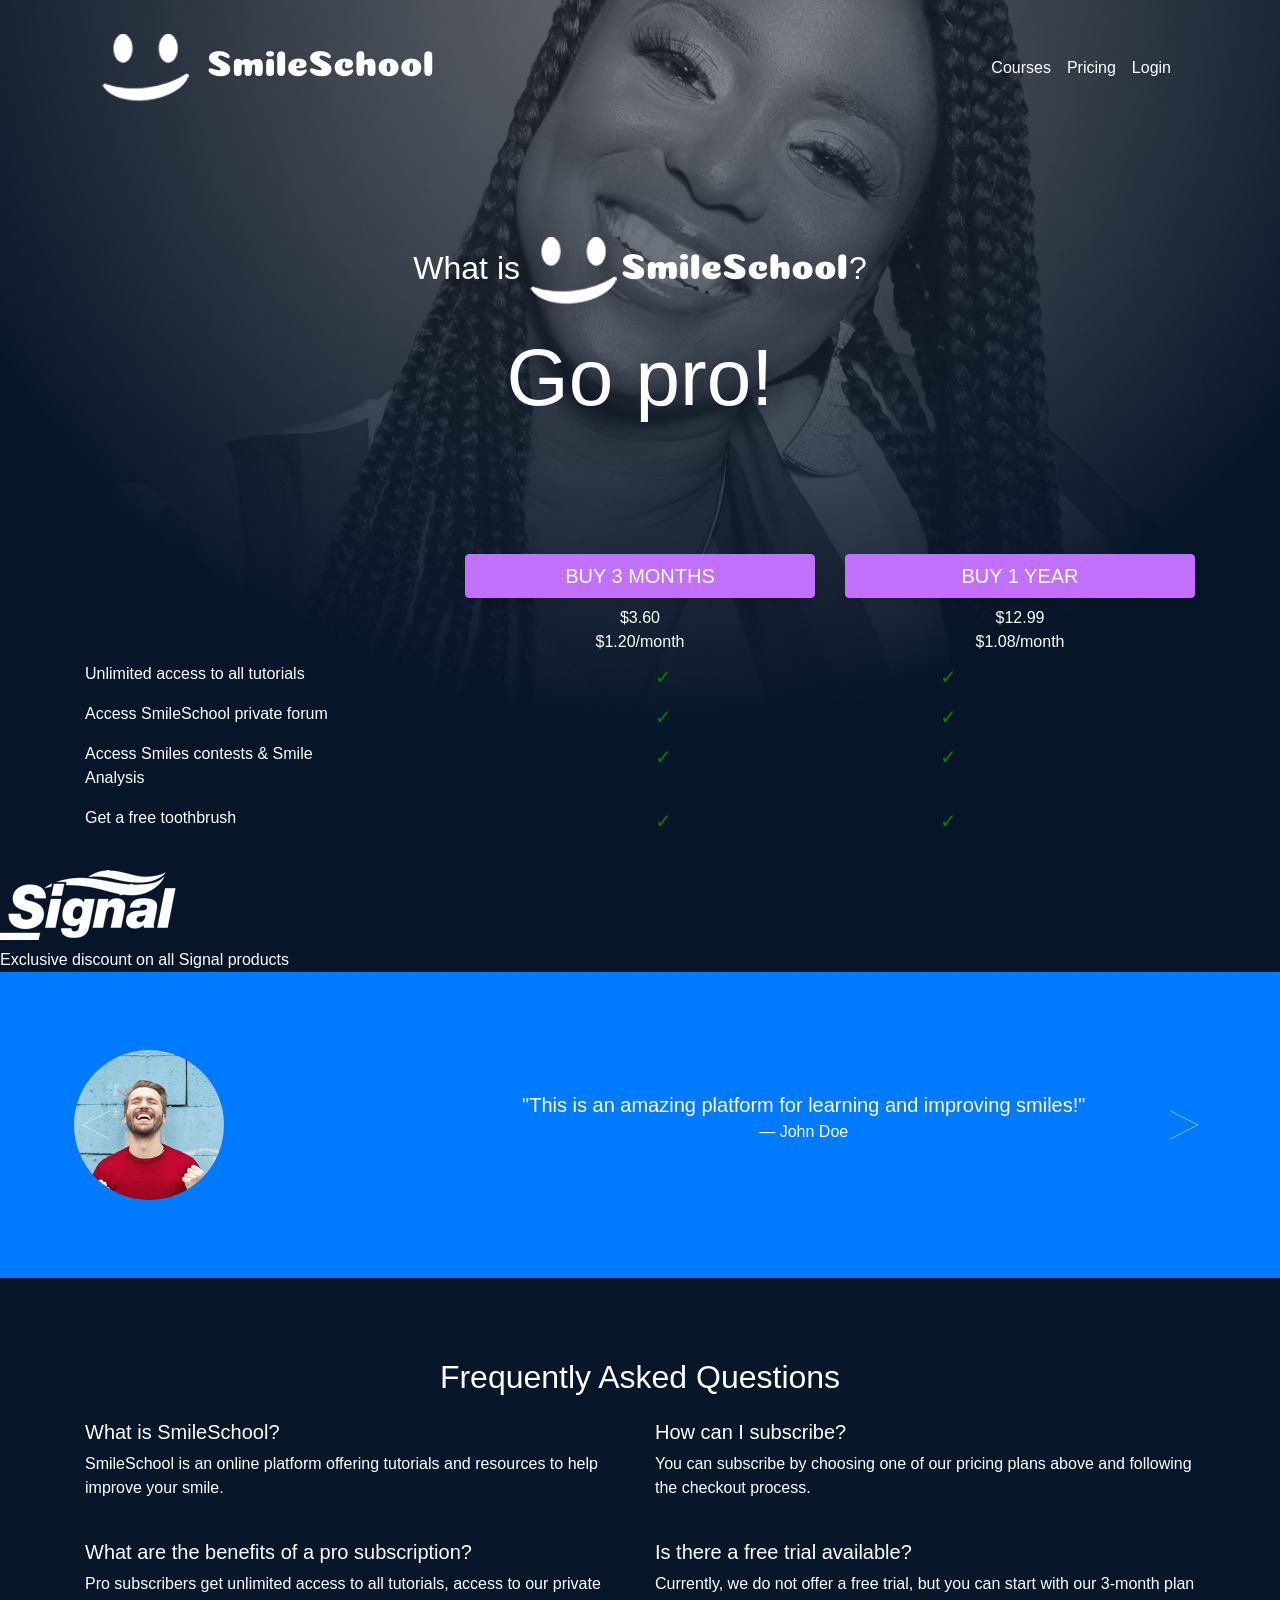
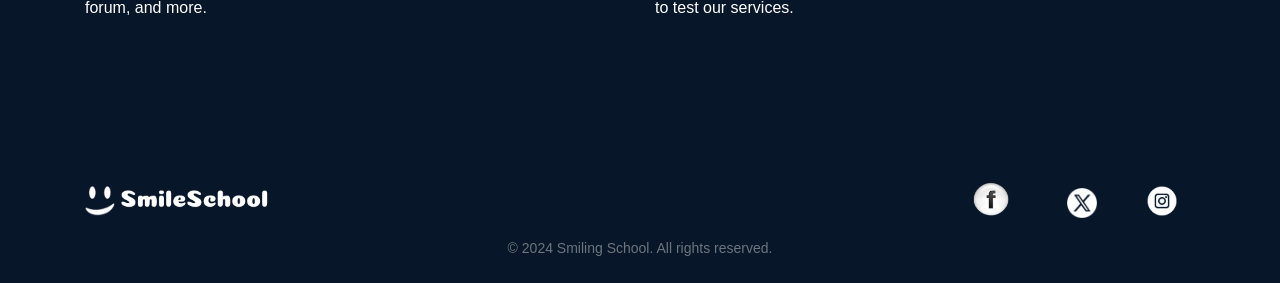
<file: Downloads/alu-smilling-school-javascript/0-pricing.html>
<!DOCTYPE html>
<html lang="en">
<head>
  <meta charset="UTF-8">
  <meta name="viewport" content="width=device-width, initial-scale=1.0">
  <link rel="stylesheet" href="https://stackpath.bootstrapcdn.com/bootstrap/4.5.2/css/bootstrap.min.css">
  <link rel="stylesheet" href="styles.css">
  <title>Pricing - SmileSchool</title>
</head>
<body>
  <!-- Header and Hero Section Wrapper -->
  <div class="header-hero-wrapper">
    <!-- Header Section -->
    <header class="header-section">
      <div class="container">
        <nav class="navbar navbar-expand-lg navbar-dark">
          <a class="navbar-brand" href="#">
            <img src="images/smile_off.png" class="footer-logo mr-2" alt="Smile off">
            <img src="images/logo.png" alt="SmileSchool Logo">
          </a>
          <button class="navbar-toggler" type="button" data-toggle="collapse" data-target="#navbarNav" aria-controls="navbarNav" aria-expanded="false" aria-label="Toggle navigation">
            <span class="navbar-toggler-icon"></span>
          </button>
          <div class="collapse navbar-collapse" id="navbarNav">
            <ul class="navbar-nav ml-auto">
              <li class="nav-item">
                <a class="nav-link" href="courses.html">Courses</a>
              </li>
              <li class="nav-item">
                <a class="nav-link" href="pricing.html">Pricing</a>
              </li>
              <li class="nav-item">
                <a class="nav-link" href="#">Login</a>
              </li>
            </ul>
          </div>
        </nav>
      </div>
    </header>

    <!-- Hero Section -->
    <section class="hero-section text-white text-center">
      <div class="container">
        <h2 class="mb-4">What is <img src="images/smile_off.png" class="footer-logo" alt="Smile off"><img src="images/logo.png" alt="Smiling School Logo" class="logo">?</h2>
        <h1>Go pro!</h1>
      </div>
    </section>

    <!-- Pricing-->
    <div class="container">
      <!-- Pricing Buttons -->
      <div class="row">
        <div class="col-4 col-sm-4 col-md-4 mb-2">
          <!-- Placeholder for any title or heading -->
        </div>
        <div class="col-4 col-sm-4 col-md-4 mb-2">
          <!-- Pricing for 3 Months -->
          <button class="btn btn-primary w-100">BUY 3 MONTHS</button>
          <div class="price mt-2 text-center" >$3.60</div>
          <div class="price-month text-center">$1.20/month</div>
        </div>
        <div class="col-4 col-sm-4 col-md-4 mb-2">
          <!-- Pricing for 1 Year -->
          <button class="btn btn-primary w-100">BUY 1 YEAR</button>
          <div class="price mt-2 text-center">$12.99</div>
          <div class="price-month text-center">$1.08/month</div>
        </div>
      </div>
    
      <!-- Features and Checkmarks Grid -->
      <div class="row text-left">
        <!-- First Feature -->
        <div class="col-4 col-sm-3">
          <p>Unlimited access to all tutorials</p>
        </div>
        <div class="col-3 col-sm-3">
          <!-- Placeholder for 3 Months Checkmark -->
        </div>
        <div class="col-3 col-sm-3">
          <span class="checkmark">&#10003;</span>
        </div>
        <div class="col-2 col-sm-3">
          <span class="checkmark">&#10003;</span>
        </div>
      </div>
    
      <!-- Second Feature -->
      <div class="row text-left">
        <div class="col-4 col-sm-3">
          <p>Access SmileSchool private forum</p>
        </div>
        <div class="col-3 col-sm-3">
          <!-- Placeholder for 3 Months Checkmark -->
        </div>
        <div class="col-3 col-sm-3">
          <span class="checkmark">&#10003;</span>
        </div>
        <div class="col-2 col-sm-3">
          <span class="checkmark">&#10003;</span>
        </div>
      </div>
    
      <!-- Third Feature -->
      <div class="row text-left">
        <div class="col-4 col-sm-3">
          <p>Access Smiles contests & Smile Analysis</p>
        </div>
        <div class="col-3 col-sm-3">
          <!-- Placeholder for 3 Months Checkmark -->
        </div>
        <div class="col-3 col-sm-3">
          <span class="checkmark">&#10003;</span>
        </div>
        <div class="col-2 col-sm-3">
          <span class="checkmark">&#10003;</span>
        </div>
      </div>
    
      <!-- Fourth Feature -->
      <div class="row text-left">
        <div class="col-4 col-sm-3">
          <p>Get a free toothbrush</p>
        </div>
        <div class="col-3 col-sm-3">
          <!-- Placeholder for 3 Months Checkmark -->
        </div>
        <div class="col-3 col-sm-3">
          <span class="checkmark">&#10003;</span>
        </div>
        <div class="col-2 col-sm-3">
          <span class="checkmark">&#10003;</span>
        </div>
      </div>
    </div> 
    <div class="row text-left mt-4">
      <div class="col-12">
          <img src="images/signal.png" alt="Signal Logo" class="signal-logo">
          <div class="mt-2">Exclusive discount on all Signal products</div>
      </div>
  </div>        
  </div>
  <!-- Carousel of Quotes Section -->
  <section class="carousel-section bg-primary text-white text-center py-5">
    <div id="quoteCarousel" class="carousel slide" data-ride="carousel">
      <div class="carousel-inner">
        <div class="carousel-item active" id="item1">
          <div class="row justify-content-center align-items-center">
            <div class="col-12 col-md-3">
              <img src="images/profile_5.jpg" class="rounded-circle" alt="Person 1">
            </div>
            <div class="col-12 col-md-9">
              <blockquote class="blockquote">
                <p class="mb-0">"This is an amazing platform for learning and improving smiles!"</p>
                <footer class="blockquote-footer text-white">John Doe</footer>
              </blockquote>
            </div>
          </div>
        </div>
        <div class="carousel-item" id="item2">
          <div class="row justify-content-center align-items-center">
            <div class="col-12 col-md-3">
              <img src="images/profile_5.jpg" class="rounded-circle" alt="Person 2">
            </div>
            <div class="col-12 col-md-9">
              <blockquote class="blockquote">
                <p class="mb-0">"I had an incredible experience learning from the pros."</p>
                <footer class="blockquote-footer text-white">Jane Smith</footer>
              </blockquote>
            </div>
          </div>
        </div>
        <div class="carousel-item" id="item3">
          <div class="row justify-content-center align-items-center">
            <div class="col-12 col-md-3">
              <img src="images/profile_5.jpg" class="rounded-circle" alt="Person 3">
            </div>
            <div class="col-12 col-md-9">
              <blockquote class="blockquote">
                <p class="mb-0">"The lessons are easy to follow and very informative."</p>
                <footer class="blockquote-footer text-white">Alice Johnson</footer>
              </blockquote>
            </div>
          </div>
        </div>
      </div>
      <a class="carousel-control-prev" href="#quoteCarousel" role="button" data-slide="prev">
        <img src="images/arrow_white_left.png" class="carousel-control-prev-icon" alt="Previous">
        <span class="sr-only">Previous</span>
      </a>
      <a class="carousel-control-next" href="#quoteCarousel" role="button" data-slide="next">
        <img src="images/arrow_white_right.png" class="carousel-control-next-icon" alt="Next">
        <span class="sr-only">Next</span>
      </a>    
    </div>
  </section> 
  <!-- FAQ Section -->
<section class="faq-section my-5">
  <div class="container">
    <h2 class="text-center mb-4">Frequently Asked Questions</h2>
    <div class="row">
      <div class="col-md-6 mb-4">
        <h4>What is SmileSchool?</h4>
        <p>SmileSchool is an online platform offering tutorials and resources to help improve your smile.</p>
      </div>
      <div class="col-md-6 mb-4">
        <h4>How can I subscribe?</h4>
        <p>You can subscribe by choosing one of our pricing plans above and following the checkout process.</p>
      </div>
    </div>
    <div class="row">
      <div class="col-md-6 mb-4">
        <h4>What are the benefits of a pro subscription?</h4>
        <p>Pro subscribers get unlimited access to all tutorials, access to our private forum, and more.</p>
      </div>
      <div class="col-md-6 mb-4">
        <h4>Is there a free trial available?</h4>
        <p>Currently, we do not offer a free trial, but you can start with our 3-month plan to test our services.</p>
      </div>
    </div>
  </div>
</section>

<!-- Footer -->
<footer class="bg-black py-4">
  <div class="container">
    <div class="row align-items-center">
      <div class="col-lg-6 text-center text-lg-left mb-3 mb-lg-0">
        <img src="images/smile_off.png" class="footer-logo" alt="Smile off" style="width: 30px; height: 30px;">
        <img src="images/logo.png" class="footer-logo" alt="Smiling School Logo">
      </div>
      <div class="col-lg-6 text-center text-lg-right">
        <a href="#" class="btn btn-link text-white social-link">
          <img src="images/facebook-logo.png" alt="Facebook" style="width: 60px; height: 60px;">
        </a>
        <a href="#" class="btn btn-link text-white social-link">
          <img src="images/x-logo.png" alt="x" style="width: 30px; height: 30px;">
        </a>
        <a href="#" class="btn btn-link text-white social-link">
          <img src="images/instagram-logo.png" alt="Instagram" style="width: 40px; height: 40px;">
        </a>
      </div>
    </div>
    <div class="row">
      <div class="col-lg-12 text-center">
        <p class="text-muted mb-0">© 2024 Smiling School. All rights reserved.</p>
      </div>
    </div>
  </div>
</footer>

 <!-- Scripts -->
<script src="https://code.jquery.com/jquery-3.2.1.slim.min.js"></script>
<script src="https://cdnjs.cloudflare.com/ajax/libs/popper.js/1.12.9/umd/popper.min.js"></script>
<script src="https://maxcdn.bootstrapcdn.com/bootstrap/4.0.0/js/bootstrap.min.js"></script>
<script src="https://cdnjs.cloudflare.com/ajax/libs/jquery/3.5.1/jquery.min.js"></script>
<script src="https://cdnjs.cloudflare.com/ajax/libs/twitter-bootstrap/4.5.2/js/bootstrap.bundle.min.js"></script>

<script>
// Initialize Bootstrap carousel
$(document).ready(function() {
$('#quoteCarousel').carousel();
});
</script>

</body>
</html>
</file>
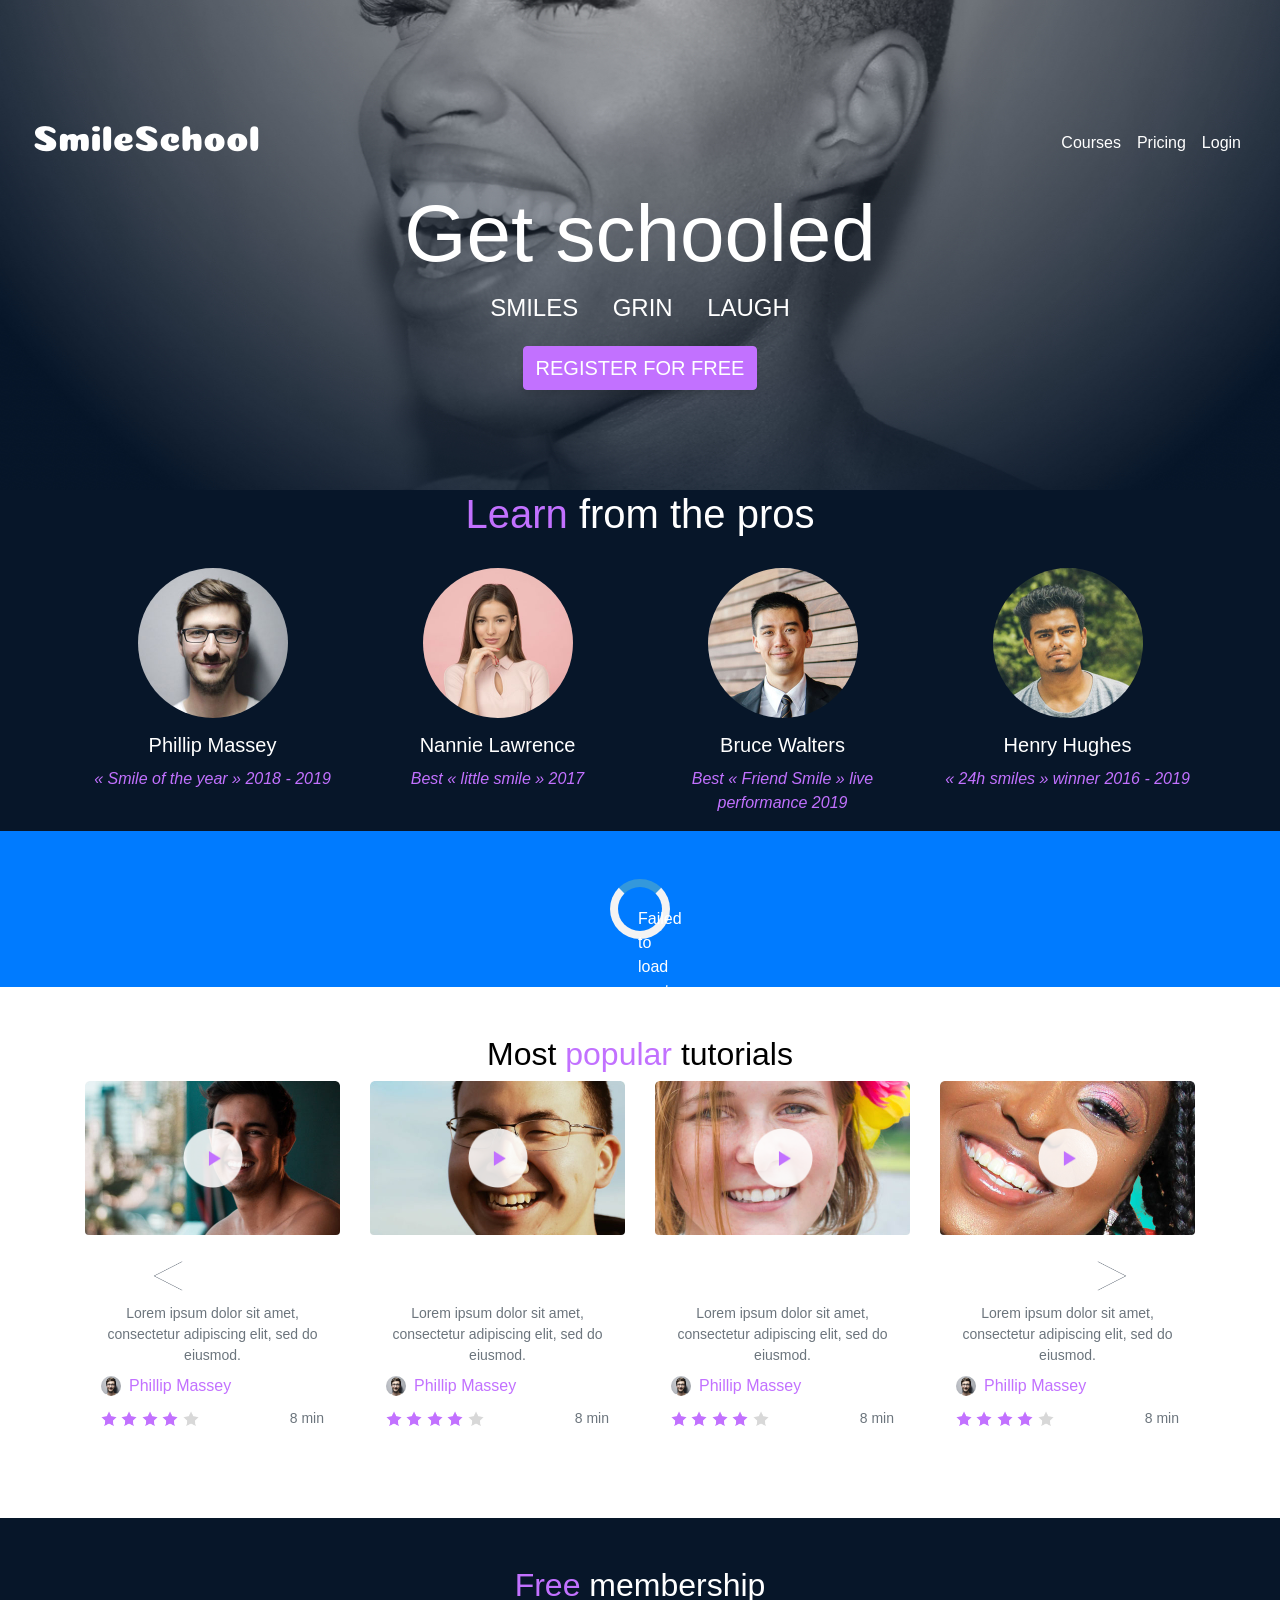
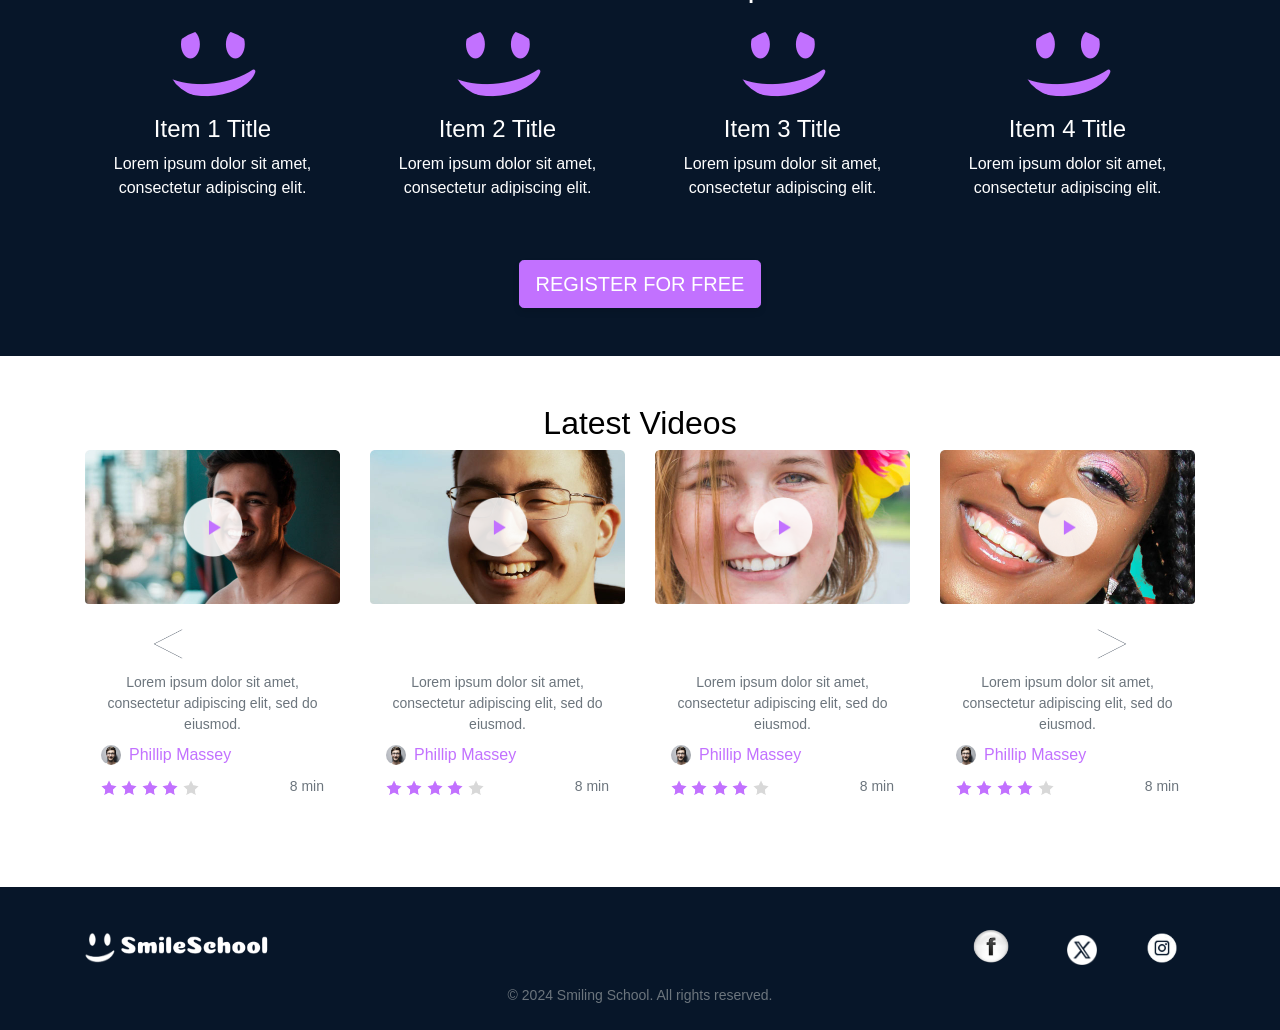
<file: Downloads/alu-smilling-school-javascript/1-homepage.html>
<!DOCTYPE html>
<html lang="en">
<head>
    <meta charset="UTF-8">
    <meta name="viewport" content="width=device-width, initial-scale=1, shrink-to-fit=no">
    <title>SmileSchool - Get Schooled</title>
    <link rel="stylesheet" href="https://maxcdn.bootstrapcdn.com/bootstrap/4.0.0/css/bootstrap.min.css">
    <link rel="stylesheet" href="styles.css">
</head>
<body>
    <!-- Header Section -->
    <header class="header-hero">
        <nav class="navbar navbar-expand-lg navbar-dark">
            <div class="container-fluid">
                <a class="navbar-brand" href=""><img src="images/logo.png" alt="SmileSchool Logo"></a>
                <button class="navbar-toggler" type="button" data-toggle="collapse" data-target="#navbarNav" aria-controls="navbarNav" aria-expanded="false" aria-label="Toggle navigation">
                    <span class="navbar-toggler-icon"></span>
                </button>
                <div class="collapse navbar-collapse" id="navbarNav">
                    <ul class="navbar-nav ml-auto">
                        <li class="nav-item">
                            <a class="nav-link" href="courses.html">Courses</a>
                        </li>
                        <li class="nav-item">
                            <a class="nav-link" href="pricing.html">Pricing</a>
                        </li>
                        <li class="nav-item">
                            <a class="nav-link" href="#">Login</a>
                        </li>
                    </ul>
                </div>
            </div>
        </nav>
        <div class="hero-content text-center">
            <h1 class="display-1">Get schooled</h1>
            <div class="hero-subtitle">
                <span>SMILES</span>
                <span>GRIN</span>
                <span>LAUGH</span>
            </div>
            <button class="btn btn-primary">REGISTER FOR FREE</button>
        </div>
    </header>

    <!-- Learn from the Pros Section -->
    <section class="container text-center pros-section">
        <h2><span class="text-primary">Learn</span> from the pros</h2>
        <div class="row">
            <div class="col-sm-6 col-md-3">
                <img src="images/profile_1.jpg" alt="Phillip Massey" class="rounded-circle">
                <h3>Phillip Massey</h3>
                <p><em>« Smile of the year » 2018 - 2019</em></p>
            </div>
            <div class="col-sm-6 col-md-3">
                <img src="images/profile_2.jpg" alt="Nannie Lawrence" class="rounded-circle">
                <h3>Nannie Lawrence</h3>
                <p><em>Best « little smile » 2017</em></p>
            </div>
            <div class="col-sm-6 col-md-3">
                <img src="images/profile_3.jpg" alt="Bruce Walters" class="rounded-circle">
                <h3>Bruce Walters</h3>
                <p><em>Best « Friend Smile » live performance 2019</em></p>
            </div>
            <div class="col-sm-6 col-md-3">
                <img src="images/profile_4.jpg" alt="Henry Hughes" class="rounded-circle">
                <h3>Henry Hughes</h3>
                <p><em>« 24h smiles » winner 2016 - 2019</em></p>
            </div>
        </div>
    </section>
    
    <!-- Carousel of Quotes Section -->
    <section class="carousel-section bg-primary text-white text-center py-5">
        <div class="loader" id="quotesLoader"></div>
        <div id="quoteCarousel" class="carousel slide" data-ride="carousel" style="display:none;">
            <div class="carousel-inner" id="carouselInner">
                <!-- Quotes will be dynamically loaded here -->
            </div>
            <a class="carousel-control-prev" href="#quoteCarousel" role="button" data-slide="prev">
                <img src="images/arrow_white_left.png" class="carousel-control-prev-icon" alt="Previous">
                <span class="sr-only">Previous</span>
            </a>
            <a class="carousel-control-next" href="#quoteCarousel" role="button" data-slide="next">
                <img src="images/arrow_white_right.png" class="carousel-control-next-icon" alt="Next">
                <span class="sr-only">Next</span>
            </a>    
        </div>
    </section>    
<!-- Most Popular Tutorials Section -->
<section class="bg-white text-center py-5">
    <div class="container">
        <header>
            <h2 class="text-center text-black">Most <span class="text-primary">popular</span> tutorials</h2>
        </header>
        <div id="popularTutorialsCarousel" class="carousel slide" data-ride="carousel">
            <div class="carousel-inner">
                <div class="carousel-item active">
                    <div class="row">
                        <div class="col-md-3 col-sm-6 mb-4">
                            <div class="card">
                                <div class="position-relative">
                                    <img class="card-img-top rounded-top" src="images/thumbnail_1.jpg" alt="Diagonal Smile">
                                    <a href="#" class="position-absolute play-button-overlay"><img src="images/play.png" alt="Play"></a>
                                </div>
                                <div class="card-body">
                                    <h5 class="card-title font-weight-bold">Diagonal Smile</h5>
                                    <p class="card-text text-muted">Lorem ipsum dolor sit amet, consectetur adipiscing elit, sed do eiusmod.</p>
                                    <div class="author d-flex align-items-center">
                                        <img src="images/profile_1.jpg" class="rounded-circle mr-2 small-img" alt="Phillip Massey">
                                        <span class="text-primary">Phillip Massey</span>
                                    </div>
                                    <div class="rating d-flex align-items-center justify-content-between mt-2">
                                        <div class="stars">
                                            <img src="images/star_on.png" alt="Star">
                                            <img src="images/star_on.png" alt="Star">
                                            <img src="images/star_on.png" alt="Star">
                                            <img src="images/star_on.png" alt="Star">
                                            <img src="images/star_off.png" alt="Star">
                                        </div>
                                        <span class="duration">8 min</span>
                                    </div>
                                </div>
                            </div>
                        </div>
                        <div class="col-md-3 col-sm-6 mb-4">
                            <div class="card">
                                <div class="position-relative">
                                    <img class="card-img-top rounded-top" src="images/thumbnail_2.jpg" alt="Sad Smile">
                                    <a href="#" class="position-absolute play-button-overlay"><img src="images/play.png" alt="Play"></a>
                                </div>
                                <div class="card-body">
                                    <h5 class="card-title font-weight-bold">Sad Smile</h5>
                                    <p class="card-text text-muted">Lorem ipsum dolor sit amet, consectetur adipiscing elit, sed do eiusmod.</p>
                                    <div class="author d-flex align-items-center">
                                        <img src="images/profile_1.jpg" class="rounded-circle mr-2 small-img" alt="Phillip Massey">
                                        <span class="text-primary">Phillip Massey</span>
                                    </div>
                                    <div class="rating d-flex align-items-center justify-content-between mt-2">
                                        <div class="stars">
                                            <img src="images/star_on.png" alt="Star">
                                            <img src="images/star_on.png" alt="Star">
                                            <img src="images/star_on.png" alt="Star">
                                            <img src="images/star_on.png" alt="Star">
                                            <img src="images/star_off.png" alt="Star">
                                        </div>
                                        <span class="duration">8 min</span>
                                    </div>
                                </div>
                            </div>
                        </div>
                        <div class="col-md-3 col-sm-6 mb-4">
                            <div class="card">
                                <div class="position-relative">
                                    <img class="card-img-top rounded-top" src="images/thumbnail_3.jpg" alt="Natural Smile">
                                    <a href="#" class="position-absolute play-button-overlay"><img src="images/play.png" alt="Play"></a>
                                </div>
                                <div class="card-body">
                                    <h5 class="card-title font-weight-bold">Natural Smile</h5>
                                    <p class="card-text text-muted">Lorem ipsum dolor sit amet, consectetur adipiscing elit, sed do eiusmod.</p>
                                    <div class="author d-flex align-items-center">
                                        <img src="images/profile_1.jpg" class="rounded-circle mr-2 small-img" alt="Phillip Massey">
                                        <span class="text-primary">Phillip Massey</span>
                                    </div>
                                    <div class="rating d-flex align-items-center justify-content-between mt-2">
                                        <div class="stars">
                                            <img src="images/star_on.png" alt="Star">
                                            <img src="images/star_on.png" alt="Star">
                                            <img src="images/star_on.png" alt="Star">
                                            <img src="images/star_on.png" alt="Star">
                                            <img src="images/star_off.png" alt="Star">
                                        </div>
                                        <span class="duration">8 min</span>
                                    </div>
                                </div>
                            </div>
                        </div>
                        <div class="col-md-3 col-sm-6 mb-4">
                            <div class="card">
                                <div class="position-relative">
                                    <img class="card-img-top rounded-top" src="images/thumbnail_4.jpg" alt="Happy Smile">
                                    <a href="#" class="position-absolute play-button-overlay"><img src="images/play.png" alt="Play"></a>
                                </div>
                                <div class="card-body">
                                    <h5 class="card-title font-weight-bold">Happy Smile</h5>
                                    <p class="card-text text-muted">Lorem ipsum dolor sit amet, consectetur adipiscing elit, sed do eiusmod.</p>
                                    <div class="author d-flex align-items-center">
                                        <img src="images/profile_1.jpg" class="rounded-circle mr-2 small-img" alt="Phillip Massey">
                                        <span class="text-primary">Phillip Massey</span>
                                    </div>
                                    <div class="rating d-flex align-items-center justify-content-between mt-2">
                                        <div class="stars">
                                            <img src="images/star_on.png" alt="Star">
                                            <img src="images/star_on.png" alt="Star">
                                            <img src="images/star_on.png" alt="Star">
                                            <img src="images/star_on.png" alt="Star">
                                            <img src="images/star_off.png" alt="Star">
                                        </div>
                                        <span class="duration">8 min</span>
                                    </div>
                                </div>
                            </div>
                        </div>
                    </div>
                </div>
            </div>
            <a class="carousel-control-prev" href="#popularTutorialsCarousel" role="button" data-slide="prev">
              <img src="images/arrow_black_left.png" class="carousel-control-prev-icon" alt="Previous">
              <span class="sr-only">Previous</span>
            </a>
            <a class="carousel-control-next" href="#popularTutorialsCarousel" role="button" data-slide="next">
              <img src="images/arrow_black_right.png" class="carousel-control-next-icon" alt="Next">
              <span class="sr-only">Next</span>
            </a>            
        </div>
    </div>
</section>

<!--Free membership-->
<section class="bg-black text-center py-5">
  <header class="container">
    <h2><span class="text-primary">Free</span> membership</h2>
    <div class="row mt-4">
      <div class="col-lg-3 col-md-6 mb-4">
        <img src="images/smile_on.png" class="img-fluid rounded-circle mb-3" alt="Item 1">
        <h4 class="text-white">Item 1 Title</h4>
        <p class="text-white">Lorem ipsum dolor sit amet, consectetur adipiscing elit.</p>
      </div>
      <div class="col-lg-3 col-md-6 mb-4">
        <img src="images/smile_on.png" class="img-fluid rounded-circle mb-3" alt="Item 2">
        <h4 class="text-white">Item 2 Title</h4>
        <p class="text-white">Lorem ipsum dolor sit amet, consectetur adipiscing elit.</p>
      </div>
      <div class="col-lg-3 col-md-6 mb-4">
        <img src="images/smile_on.png" class="img-fluid rounded-circle mb-3" alt="Item 3">
        <h4 class="text-white">Item 3 Title</h4>
        <p class="text-white">Lorem ipsum dolor sit amet, consectetur adipiscing elit.</p>
      </div>
      <div class="col-lg-3 col-md-6 mb-4">
        <img src="images/smile_on.png" class="img-fluid rounded-circle mb-3" alt="Item 4">
        <h4 class="text-white">Item 4 Title</h4>
        <p class="text-white">Lorem ipsum dolor sit amet, consectetur adipiscing elit.</p>
      </div>
    </div>
    <button class="btn btn-primary btn-lg">REGISTER FOR FREE</button>
  </header>
</section>

<!-- Latest Videos -->
<section class="bg-white text-center py-5">
  <div class="container">
      <header>
          <h2 class="text-center text-black">Latest Videos</h2>
      </header>
      <div id="popularTutorialsCarousel" class="carousel slide" data-ride="carousel">
          <div class="carousel-inner">
              <div class="carousel-item active">
                  <div class="row">
                      <div class="col-md-3 col-sm-6 mb-4">
                          <div class="card">
                              <div class="position-relative">
                                  <img class="card-img-top rounded-top" src="images/thumbnail_1.jpg" alt="Diagonal Smile">
                                  <a href="#" class="position-absolute play-button-overlay"><img src="images/play.png" alt="Play"></a>
                              </div>
                              <div class="card-body">
                                  <h5 class="card-title font-weight-bold">Diagonal Smile</h5>
                                  <p class="card-text text-muted">Lorem ipsum dolor sit amet, consectetur adipiscing elit, sed do eiusmod.</p>
                                  <div class="author d-flex align-items-center">
                                      <img src="images/profile_1.jpg" class="rounded-circle mr-2 small-img" alt="Phillip Massey">
                                      <span class="text-primary">Phillip Massey</span>
                                  </div>
                                  <div class="rating d-flex align-items-center justify-content-between mt-2">
                                      <div class="stars">
                                          <img src="images/star_on.png" alt="Star">
                                          <img src="images/star_on.png" alt="Star">
                                          <img src="images/star_on.png" alt="Star">
                                          <img src="images/star_on.png" alt="Star">
                                          <img src="images/star_off.png" alt="Star">
                                      </div>
                                      <span class="duration">8 min</span>
                                  </div>
                              </div>
                          </div>
                      </div>
                      <div class="col-md-3 col-sm-6 mb-4">
                          <div class="card">
                              <div class="position-relative">
                                  <img class="card-img-top rounded-top" src="images/thumbnail_2.jpg" alt="Sad Smile">
                                  <a href="#" class="position-absolute play-button-overlay"><img src="images/play.png" alt="Play"></a>
                              </div>
                              <div class="card-body">
                                  <h5 class="card-title font-weight-bold">Sad Smile</h5>
                                  <p class="card-text text-muted">Lorem ipsum dolor sit amet, consectetur adipiscing elit, sed do eiusmod.</p>
                                  <div class="author d-flex align-items-center">
                                      <img src="images/profile_1.jpg" class="rounded-circle mr-2 small-img" alt="Phillip Massey">
                                      <span class="text-primary">Phillip Massey</span>
                                  </div>
                                  <div class="rating d-flex align-items-center justify-content-between mt-2">
                                      <div class="stars">
                                          <img src="images/star_on.png" alt="Star">
                                          <img src="images/star_on.png" alt="Star">
                                          <img src="images/star_on.png" alt="Star">
                                          <img src="images/star_on.png" alt="Star">
                                          <img src="images/star_off.png" alt="Star">
                                      </div>
                                      <span class="duration">8 min</span>
                                  </div>
                              </div>
                          </div>
                      </div>
                      <div class="col-md-3 col-sm-6 mb-4">
                          <div class="card">
                              <div class="position-relative">
                                  <img class="card-img-top rounded-top" src="images/thumbnail_3.jpg" alt="Natural Smile">
                                  <a href="#" class="position-absolute play-button-overlay"><img src="images/play.png" alt="Play"></a>
                              </div>
                              <div class="card-body">
                                  <h5 class="card-title font-weight-bold">Natural Smile</h5>
                                  <p class="card-text text-muted">Lorem ipsum dolor sit amet, consectetur adipiscing elit, sed do eiusmod.</p>
                                  <div class="author d-flex align-items-center">
                                      <img src="images/profile_1.jpg" class="rounded-circle mr-2 small-img" alt="Phillip Massey">
                                      <span class="text-primary">Phillip Massey</span>
                                  </div>
                                  <div class="rating d-flex align-items-center justify-content-between mt-2">
                                      <div class="stars">
                                          <img src="images/star_on.png" alt="Star">
                                          <img src="images/star_on.png" alt="Star">
                                          <img src="images/star_on.png" alt="Star">
                                          <img src="images/star_on.png" alt="Star">
                                          <img src="images/star_off.png" alt="Star">
                                      </div>
                                      <span class="duration">8 min</span>
                                  </div>
                              </div>
                          </div>
                      </div>
                      <div class="col-md-3 col-sm-6 mb-4">
                          <div class="card">
                              <div class="position-relative">
                                  <img class="card-img-top rounded-top" src="images/thumbnail_4.jpg" alt="Happy Smile">
                                  <a href="#" class="position-absolute play-button-overlay"><img src="images/play.png" alt="Play"></a>
                              </div>
                              <div class="card-body">
                                  <h5 class="card-title font-weight-bold">Happy Smile</h5>
                                  <p class="card-text text-muted">Lorem ipsum dolor sit amet, consectetur adipiscing elit, sed do eiusmod.</p>
                                  <div class="author d-flex align-items-center">
                                      <img src="images/profile_1.jpg" class="rounded-circle mr-2 small-img" alt="Phillip Massey">
                                      <span class="text-primary">Phillip Massey</span>
                                  </div>
                                  <div class="rating d-flex align-items-center justify-content-between mt-2">
                                      <div class="stars">
                                          <img src="images/star_on.png" alt="Star">
                                          <img src="images/star_on.png" alt="Star">
                                          <img src="images/star_on.png" alt="Star">
                                          <img src="images/star_on.png" alt="Star">
                                          <img src="images/star_off.png" alt="Star">
                                      </div>
                                      <span class="duration">8 min</span>
                                  </div>
                              </div>
                          </div>
                      </div>
                  </div>
              </div>
          </div>
          <a class="carousel-control-prev" href="#popularTutorialsCarousel" role="button" data-slide="prev">
            <img src="images/arrow_black_left.png" class="carousel-control-prev-icon" alt="Previous">
            <span class="sr-only">Previous</span>
          </a>
          <a class="carousel-control-next" href="#popularTutorialsCarousel" role="button" data-slide="next">
            <img src="images/arrow_black_right.png" class="carousel-control-next-icon" alt="Next">
            <span class="sr-only">Next</span>
          </a>            
      </div>
  </div>
</section>

<!-- Footer -->
<footer class="bg-black py-4">
  <div class="container">
    <div class="row align-items-center">
      <div class="col-lg-6 text-center text-lg-left mb-3 mb-lg-0">
        <img src="images/smile_off.png" class="footer-logo" alt="Smile off" style="width: 30px; height: 30px;">
        <img src="images/logo.png" class="footer-logo" alt="Smiling School Logo">
      </div>
      <div class="col-lg-6 text-center text-lg-right">
        <a href="#" class="btn btn-link text-white social-link">
          <img src="images/facebook-logo.png" alt="Facebook" style="width: 60px; height: 60px;">
        </a>
        <a href="#" class="btn btn-link text-white social-link">
          <img src="images/x-logo.png" alt="x" style="width: 30px; height: 30px;">
        </a>
        <a href="#" class="btn btn-link text-white social-link">
          <img src="images/instagram-logo.png" alt="Instagram" style="width: 40px; height: 40px;">
        </a>
      </div>
    </div>
    <div class="row">
      <div class="col-lg-12 text-center">
        <p class="text-muted mb-0">© 2024 Smiling School. All rights reserved.</p>
      </div>
    </div>
  </div>
</footer>
   
    <!-- Scripts -->
    <script src="https://code.jquery.com/jquery-3.2.1.slim.min.js"></script>
    <script src="https://cdnjs.cloudflare.com/ajax/libs/popper.js/1.12.9/umd/popper.min.js"></script>
    <script src="https://maxcdn.bootstrapcdn.com/bootstrap/4.0.0/js/bootstrap.min.js"></script>
    <script src="https://cdnjs.cloudflare.com/ajax/libs/jquery/3.5.1/jquery.min.js"></script>
    <script src="https://cdnjs.cloudflare.com/ajax/libs/twitter-bootstrap/4.5.2/js/bootstrap.bundle.min.js"></script>

    <script>
        $(document).ready(function() {
            // Fetch quotes from the API
            $.ajax({
                url: 'https://smileschool-api.alx-tools.com/quotes',
                method: 'GET',
                success: function(data) {
                    var carouselInner = $('#carouselInner');
                    data.forEach(function(quote, index) {
                        var itemClass = index === 0 ? 'carousel-item active' : 'carousel-item';
                        var carouselItem = `
                            <div class="${itemClass}">
                                <div class="row justify-content-center align-items-center">
                                    <div class="col-12 col-md-3">
                                        <img src="${quote.pic_url}" class="rounded-circle" alt="${quote.name}">
                                    </div>
                                    <div class="col-12 col-md-9">
                                        <blockquote class="blockquote">
                                            <p class="mb-0">"${quote.text}"</p>
                                            <footer class="blockquote-footer text-white">${quote.name}</footer>
                                        </blockquote>
                                    </div>
                                </div>
                            </div>
                        `;
                        carouselInner.append(carouselItem);
                    });
                    $('#quotesLoader').hide();
                    $('#quoteCarousel').show();
                },
                error: function() {
                    $('#quotesLoader').text('Failed to load quotes.');
                }
            });
        });
    </script>
</body>
</html>
</file>
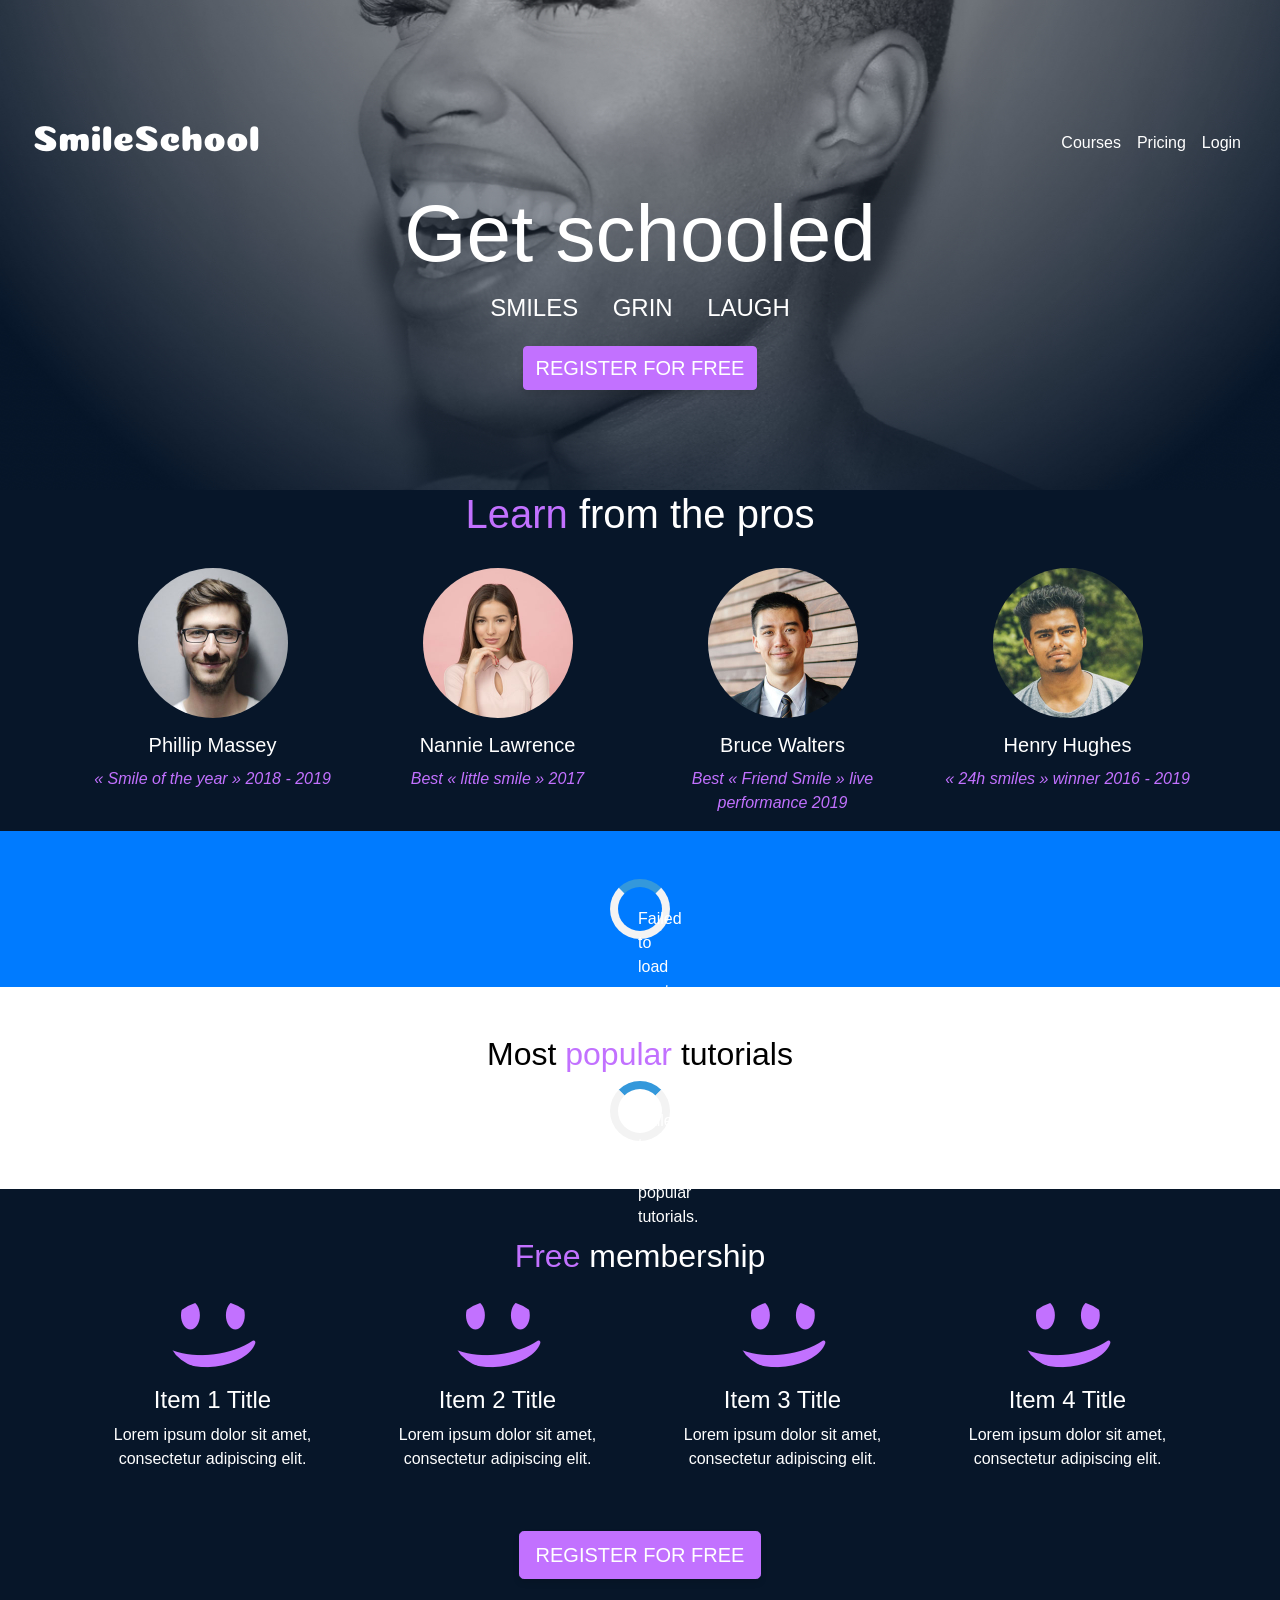
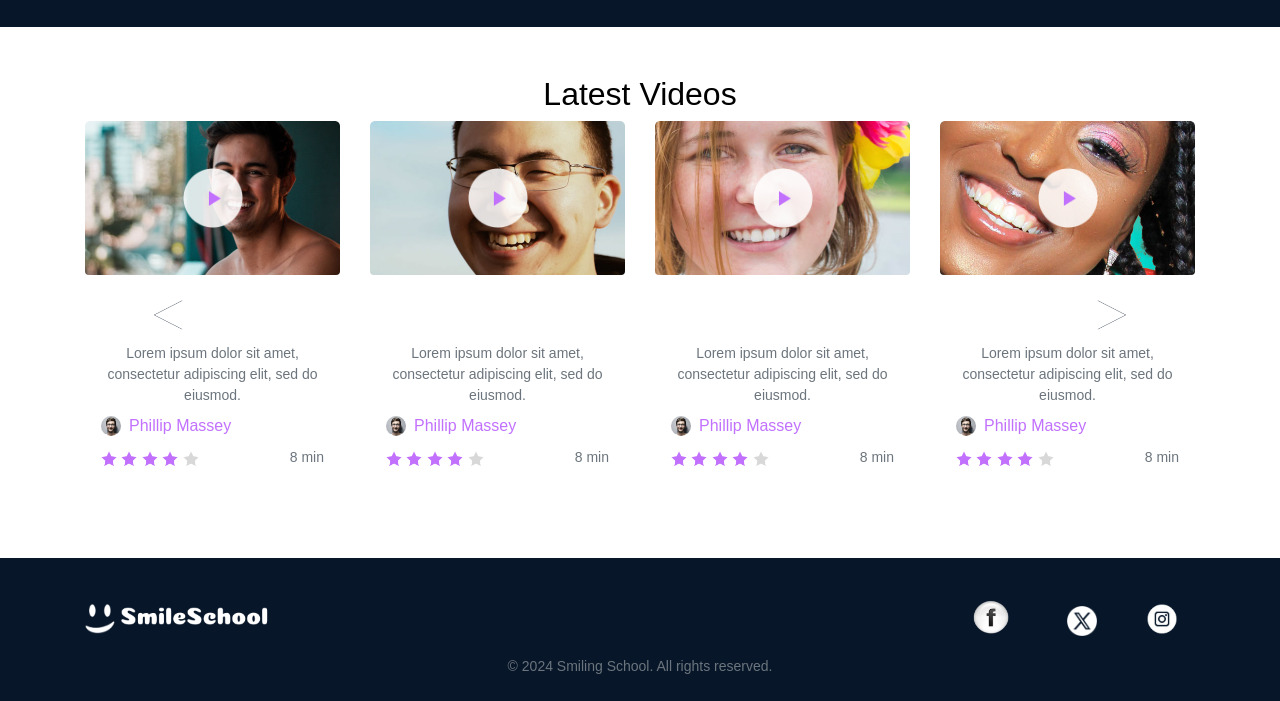
<file: Downloads/alu-smilling-school-javascript/2-homepage.html>
<!DOCTYPE html>
<html lang="en">
<head>
    <meta charset="UTF-8">
    <meta name="viewport" content="width=device-width, initial-scale=1, shrink-to-fit=no">
    <title>SmileSchool - Get Schooled</title>
    <link rel="stylesheet" href="https://maxcdn.bootstrapcdn.com/bootstrap/4.0.0/css/bootstrap.min.css">
    <link rel="stylesheet" href="styles.css">
</head>
<body>
    <!-- Header Section -->
    <header class="header-hero">
        <nav class="navbar navbar-expand-lg navbar-dark">
            <div class="container-fluid">
                <a class="navbar-brand" href=""><img src="images/logo.png" alt="SmileSchool Logo"></a>
                <button class="navbar-toggler" type="button" data-toggle="collapse" data-target="#navbarNav" aria-controls="navbarNav" aria-expanded="false" aria-label="Toggle navigation">
                    <span class="navbar-toggler-icon"></span>
                </button>
                <div class="collapse navbar-collapse" id="navbarNav">
                    <ul class="navbar-nav ml-auto">
                        <li class="nav-item">
                            <a class="nav-link" href="courses.html">Courses</a>
                        </li>
                        <li class="nav-item">
                            <a class="nav-link" href="pricing.html">Pricing</a>
                        </li>
                        <li class="nav-item">
                            <a class="nav-link" href="#">Login</a>
                        </li>
                    </ul>
                </div>
            </div>
        </nav>
        <div class="hero-content text-center">
            <h1 class="display-1">Get schooled</h1>
            <div class="hero-subtitle">
                <span>SMILES</span>
                <span>GRIN</span>
                <span>LAUGH</span>
            </div>
            <button class="btn btn-primary">REGISTER FOR FREE</button>
        </div>
    </header>

    <!-- Learn from the Pros Section -->
    <section class="container text-center pros-section">
        <h2><span class="text-primary">Learn</span> from the pros</h2>
        <div class="row">
            <div class="col-sm-6 col-md-3">
                <img src="images/profile_1.jpg" alt="Phillip Massey" class="rounded-circle">
                <h3>Phillip Massey</h3>
                <p><em>« Smile of the year » 2018 - 2019</em></p>
            </div>
            <div class="col-sm-6 col-md-3">
                <img src="images/profile_2.jpg" alt="Nannie Lawrence" class="rounded-circle">
                <h3>Nannie Lawrence</h3>
                <p><em>Best « little smile » 2017</em></p>
            </div>
            <div class="col-sm-6 col-md-3">
                <img src="images/profile_3.jpg" alt="Bruce Walters" class="rounded-circle">
                <h3>Bruce Walters</h3>
                <p><em>Best « Friend Smile » live performance 2019</em></p>
            </div>
            <div class="col-sm-6 col-md-3">
                <img src="images/profile_4.jpg" alt="Henry Hughes" class="rounded-circle">
                <h3>Henry Hughes</h3>
                <p><em>« 24h smiles » winner 2016 - 2019</em></p>
            </div>
        </div>
    </section>
    
    <!-- Carousel of Quotes Section -->
    <section class="carousel-section bg-primary text-white text-center py-5">
        <div class="loader" id="quotesLoader"></div>
        <div id="quoteCarousel" class="carousel slide" data-ride="carousel" style="display:none;">
            <div class="carousel-inner" id="carouselInner">
                <!-- Quotes will be dynamically loaded here -->
            </div>
            <a class="carousel-control-prev" href="#quoteCarousel" role="button" data-slide="prev">
                <img src="images/arrow_white_left.png" class="carousel-control-prev-icon" alt="Previous">
                <span class="sr-only">Previous</span>
            </a>
            <a class="carousel-control-next" href="#quoteCarousel" role="button" data-slide="next">
                <img src="images/arrow_white_right.png" class="carousel-control-next-icon" alt="Next">
                <span class="sr-only">Next</span>
            </a>    
        </div>
    </section>    

    <!-- Most Popular Tutorials Section -->
    <section class="bg-white text-center py-5">
        <div class="container">
            <header>
                <h2 class="text-center text-black">Most <span class="text-primary">popular</span> tutorials</h2>
            </header>
            <div id="popularTutorialsLoader" class="loader"></div>
            <div id="popularTutorialsCarousel" class="carousel slide" data-ride="carousel" style="display:none;">
                <div class="carousel-inner" id="popularCarouselInner">
                    <!-- Tutorials will be dynamically loaded here -->
                </div>
                <a class="carousel-control-prev" href="#popularTutorialsCarousel" role="button" data-slide="prev">
                    <img src="images/arrow_black_left.png" class="carousel-control-prev-icon" alt="Previous">
                    <span class="sr-only">Previous</span>
                </a>
                <a class="carousel-control-next" href="#popularTutorialsCarousel" role="button" data-slide="next">
                    <img src="images/arrow_black_right.png" class="carousel-control-next-icon" alt="Next">
                    <span class="sr-only">Next</span>
                </a>
            </div>
        </div>
    </section>

    <!--Free membership-->
<section class="bg-black text-center py-5">
    <header class="container">
      <h2><span class="text-primary">Free</span> membership</h2>
      <div class="row mt-4">
        <div class="col-lg-3 col-md-6 mb-4">
          <img src="images/smile_on.png" class="img-fluid rounded-circle mb-3" alt="Item 1">
          <h4 class="text-white">Item 1 Title</h4>
          <p class="text-white">Lorem ipsum dolor sit amet, consectetur adipiscing elit.</p>
        </div>
        <div class="col-lg-3 col-md-6 mb-4">
          <img src="images/smile_on.png" class="img-fluid rounded-circle mb-3" alt="Item 2">
          <h4 class="text-white">Item 2 Title</h4>
          <p class="text-white">Lorem ipsum dolor sit amet, consectetur adipiscing elit.</p>
        </div>
        <div class="col-lg-3 col-md-6 mb-4">
          <img src="images/smile_on.png" class="img-fluid rounded-circle mb-3" alt="Item 3">
          <h4 class="text-white">Item 3 Title</h4>
          <p class="text-white">Lorem ipsum dolor sit amet, consectetur adipiscing elit.</p>
        </div>
        <div class="col-lg-3 col-md-6 mb-4">
          <img src="images/smile_on.png" class="img-fluid rounded-circle mb-3" alt="Item 4">
          <h4 class="text-white">Item 4 Title</h4>
          <p class="text-white">Lorem ipsum dolor sit amet, consectetur adipiscing elit.</p>
        </div>
      </div>
      <button class="btn btn-primary btn-lg">REGISTER FOR FREE</button>
    </header>
  </section>
  
  <!-- Latest Videos -->
<section class="bg-white text-center py-5">
    <div class="container">
        <header>
            <h2 class="text-center text-black">Latest Videos</h2>
        </header>
        <div id="popularTutorialsCarousel" class="carousel slide" data-ride="carousel">
            <div class="carousel-inner">
                <div class="carousel-item active">
                    <div class="row">
                        <div class="col-md-3 col-sm-6 mb-4">
                            <div class="card">
                                <div class="position-relative">
                                    <img class="card-img-top rounded-top" src="images/thumbnail_1.jpg" alt="Diagonal Smile">
                                    <a href="#" class="position-absolute play-button-overlay"><img src="images/play.png" alt="Play"></a>
                                </div>
                                <div class="card-body">
                                    <h5 class="card-title font-weight-bold">Diagonal Smile</h5>
                                    <p class="card-text text-muted">Lorem ipsum dolor sit amet, consectetur adipiscing elit, sed do eiusmod.</p>
                                    <div class="author d-flex align-items-center">
                                        <img src="images/profile_1.jpg" class="rounded-circle mr-2 small-img" alt="Phillip Massey">
                                        <span class="text-primary">Phillip Massey</span>
                                    </div>
                                    <div class="rating d-flex align-items-center justify-content-between mt-2">
                                        <div class="stars">
                                            <img src="images/star_on.png" alt="Star">
                                            <img src="images/star_on.png" alt="Star">
                                            <img src="images/star_on.png" alt="Star">
                                            <img src="images/star_on.png" alt="Star">
                                            <img src="images/star_off.png" alt="Star">
                                        </div>
                                        <span class="duration">8 min</span>
                                    </div>
                                </div>
                            </div>
                        </div>
                        <div class="col-md-3 col-sm-6 mb-4">
                            <div class="card">
                                <div class="position-relative">
                                    <img class="card-img-top rounded-top" src="images/thumbnail_2.jpg" alt="Sad Smile">
                                    <a href="#" class="position-absolute play-button-overlay"><img src="images/play.png" alt="Play"></a>
                                </div>
                                <div class="card-body">
                                    <h5 class="card-title font-weight-bold">Sad Smile</h5>
                                    <p class="card-text text-muted">Lorem ipsum dolor sit amet, consectetur adipiscing elit, sed do eiusmod.</p>
                                    <div class="author d-flex align-items-center">
                                        <img src="images/profile_1.jpg" class="rounded-circle mr-2 small-img" alt="Phillip Massey">
                                        <span class="text-primary">Phillip Massey</span>
                                    </div>
                                    <div class="rating d-flex align-items-center justify-content-between mt-2">
                                        <div class="stars">
                                            <img src="images/star_on.png" alt="Star">
                                            <img src="images/star_on.png" alt="Star">
                                            <img src="images/star_on.png" alt="Star">
                                            <img src="images/star_on.png" alt="Star">
                                            <img src="images/star_off.png" alt="Star">
                                        </div>
                                        <span class="duration">8 min</span>
                                    </div>
                                </div>
                            </div>
                        </div>
                        <div class="col-md-3 col-sm-6 mb-4">
                            <div class="card">
                                <div class="position-relative">
                                    <img class="card-img-top rounded-top" src="images/thumbnail_3.jpg" alt="Natural Smile">
                                    <a href="#" class="position-absolute play-button-overlay"><img src="images/play.png" alt="Play"></a>
                                </div>
                                <div class="card-body">
                                    <h5 class="card-title font-weight-bold">Natural Smile</h5>
                                    <p class="card-text text-muted">Lorem ipsum dolor sit amet, consectetur adipiscing elit, sed do eiusmod.</p>
                                    <div class="author d-flex align-items-center">
                                        <img src="images/profile_1.jpg" class="rounded-circle mr-2 small-img" alt="Phillip Massey">
                                        <span class="text-primary">Phillip Massey</span>
                                    </div>
                                    <div class="rating d-flex align-items-center justify-content-between mt-2">
                                        <div class="stars">
                                            <img src="images/star_on.png" alt="Star">
                                            <img src="images/star_on.png" alt="Star">
                                            <img src="images/star_on.png" alt="Star">
                                            <img src="images/star_on.png" alt="Star">
                                            <img src="images/star_off.png" alt="Star">
                                        </div>
                                        <span class="duration">8 min</span>
                                    </div>
                                </div>
                            </div>
                        </div>
                        <div class="col-md-3 col-sm-6 mb-4">
                            <div class="card">
                                <div class="position-relative">
                                    <img class="card-img-top rounded-top" src="images/thumbnail_4.jpg" alt="Happy Smile">
                                    <a href="#" class="position-absolute play-button-overlay"><img src="images/play.png" alt="Play"></a>
                                </div>
                                <div class="card-body">
                                    <h5 class="card-title font-weight-bold">Happy Smile</h5>
                                    <p class="card-text text-muted">Lorem ipsum dolor sit amet, consectetur adipiscing elit, sed do eiusmod.</p>
                                    <div class="author d-flex align-items-center">
                                        <img src="images/profile_1.jpg" class="rounded-circle mr-2 small-img" alt="Phillip Massey">
                                        <span class="text-primary">Phillip Massey</span>
                                    </div>
                                    <div class="rating d-flex align-items-center justify-content-between mt-2">
                                        <div class="stars">
                                            <img src="images/star_on.png" alt="Star">
                                            <img src="images/star_on.png" alt="Star">
                                            <img src="images/star_on.png" alt="Star">
                                            <img src="images/star_on.png" alt="Star">
                                            <img src="images/star_off.png" alt="Star">
                                        </div>
                                        <span class="duration">8 min</span>
                                    </div>
                                </div>
                            </div>
                        </div>
                    </div>
                </div>
            </div>
            <a class="carousel-control-prev" href="#popularTutorialsCarousel" role="button" data-slide="prev">
              <img src="images/arrow_black_left.png" class="carousel-control-prev-icon" alt="Previous">
              <span class="sr-only">Previous</span>
            </a>
            <a class="carousel-control-next" href="#popularTutorialsCarousel" role="button" data-slide="next">
              <img src="images/arrow_black_right.png" class="carousel-control-next-icon" alt="Next">
              <span class="sr-only">Next</span>
            </a>            
        </div>
    </div>
  </section>
  
  <!-- Footer -->
  <footer class="bg-black py-4">
    <div class="container">
      <div class="row align-items-center">
        <div class="col-lg-6 text-center text-lg-left mb-3 mb-lg-0">
          <img src="images/smile_off.png" class="footer-logo" alt="Smile off" style="width: 30px; height: 30px;">
          <img src="images/logo.png" class="footer-logo" alt="Smiling School Logo">
        </div>
        <div class="col-lg-6 text-center text-lg-right">
          <a href="#" class="btn btn-link text-white social-link">
            <img src="images/facebook-logo.png" alt="Facebook" style="width: 60px; height: 60px;">
          </a>
          <a href="#" class="btn btn-link text-white social-link">
            <img src="images/x-logo.png" alt="x" style="width: 30px; height: 30px;">
          </a>
          <a href="#" class="btn btn-link text-white social-link">
            <img src="images/instagram-logo.png" alt="Instagram" style="width: 40px; height: 40px;">
          </a>
        </div>
      </div>
      <div class="row">
        <div class="col-lg-12 text-center">
          <p class="text-muted mb-0">© 2024 Smiling School. All rights reserved.</p>
        </div>
      </div>
    </div>
  </footer>
    <!-- Scripts -->
    <script src="https://code.jquery.com/jquery-3.2.1.slim.min.js"></script>
    <script src="https://cdnjs.cloudflare.com/ajax/libs/popper.js/1.12.9/umd/popper.min.js"></script>
    <script src="https://maxcdn.bootstrapcdn.com/bootstrap/4.0.0/js/bootstrap.min.js"></script>
    <script src="https://cdnjs.cloudflare.com/ajax/libs/jquery/3.5.1/jquery.min.js"></script>
    <script src="https://cdnjs.cloudflare.com/ajax/libs/twitter-bootstrap/4.5.2/js/bootstrap.bundle.min.js"></script>

    <script>
        $(document).ready(function() {
            // Fetch quotes from the API
            $.ajax({
                url: 'https://smileschool-api.alx-tools.com/quotes',
                method: 'GET',
                success: function(data) {
                    var carouselInner = $('#carouselInner');
                    data.forEach(function(quote, index) {
                        var itemClass = index === 0 ? 'carousel-item active' : 'carousel-item';
                        var carouselItem = `
                            <div class="${itemClass}">
                                <div class="row justify-content-center align-items-center">
                                    <div class="col-12 col-md-3">
                                        <img src="${quote.pic_url}" class="rounded-circle" alt="${quote.name}">
                                    </div>
                                    <div class="col-12 col-md-9">
                                        <blockquote class="blockquote">
                                            <p class="mb-0">"${quote.text}"</p>
                                            <footer class="blockquote-footer text-white">${quote.name}</footer>
                                        </blockquote>
                                    </div>
                                </div>
                            </div>
                        `;
                        carouselInner.append(carouselItem);
                    });
                    $('#quotesLoader').hide();
                    $('#quoteCarousel').show();
                },
                error: function() {
                    $('#quotesLoader').text('Failed to load quotes.');
                }
            });

            // Fetch popular tutorials from the API
            $.ajax({
                url: 'https://smileschool-api.alx-tools.com/popular-tutorials',
                method: 'GET',
                success: function(data) {
                    var carouselInner = $('#popularCarouselInner');
                    data.forEach(function(tutorial, index) {
                        var itemClass = index === 0 ? 'carousel-item active' : 'carousel-item';
                        var carouselItem = `
                            <div class="${itemClass}">
                                <div class="row justify-content-center">
                                    <div class="col-md-3 col-sm-6 mb-4">
                                        <div class="card">
                                            <div class="position-relative">
                                                <img class="card-img-top rounded-top" src="${tutorial.thumb_url}" alt="${tutorial.title}">
                                                <a href="#" class="position-absolute play-button-overlay"><img src="images/play.png" alt="Play"></a>
                                            </div>
                                            <div class="card-body">
                                                <h5 class="card-title font-weight-bold">${tutorial.title}</h5>
                                                <p class="card-text text-muted">${tutorial['sub-title']}</p>
                                                <div class="author d-flex align-items-center">
                                                    <img src="${tutorial.author_pic_url}" class="rounded-circle mr-2 small-img" alt="${tutorial.author}">
                                                    <span class="text-primary">${tutorial.author}</span>
                                                </div>
                                                <div class="rating d-flex align-items-center justify-content-between mt-2">
                                                    <div class="stars">
                                                        ${'★'.repeat(tutorial.star)}
                                                        ${'☆'.repeat(5 - tutorial.star)}
                                                    </div>
                                                    <div class="duration">${tutorial.duration}</div>
                                                </div>
                                            </div>
                                        </div>
                                    </div>
                                </div>
                            </div>
                        `;
                        carouselInner.append(carouselItem);
                    });
                    $('#popularTutorialsLoader').hide();
                    $('#popularTutorialsCarousel').show();
                },
                error: function() {
                    $('#popularTutorialsLoader').text('Failed to load popular tutorials.');
                }
            });
        });
    </script>
</body>
</html>
</file>
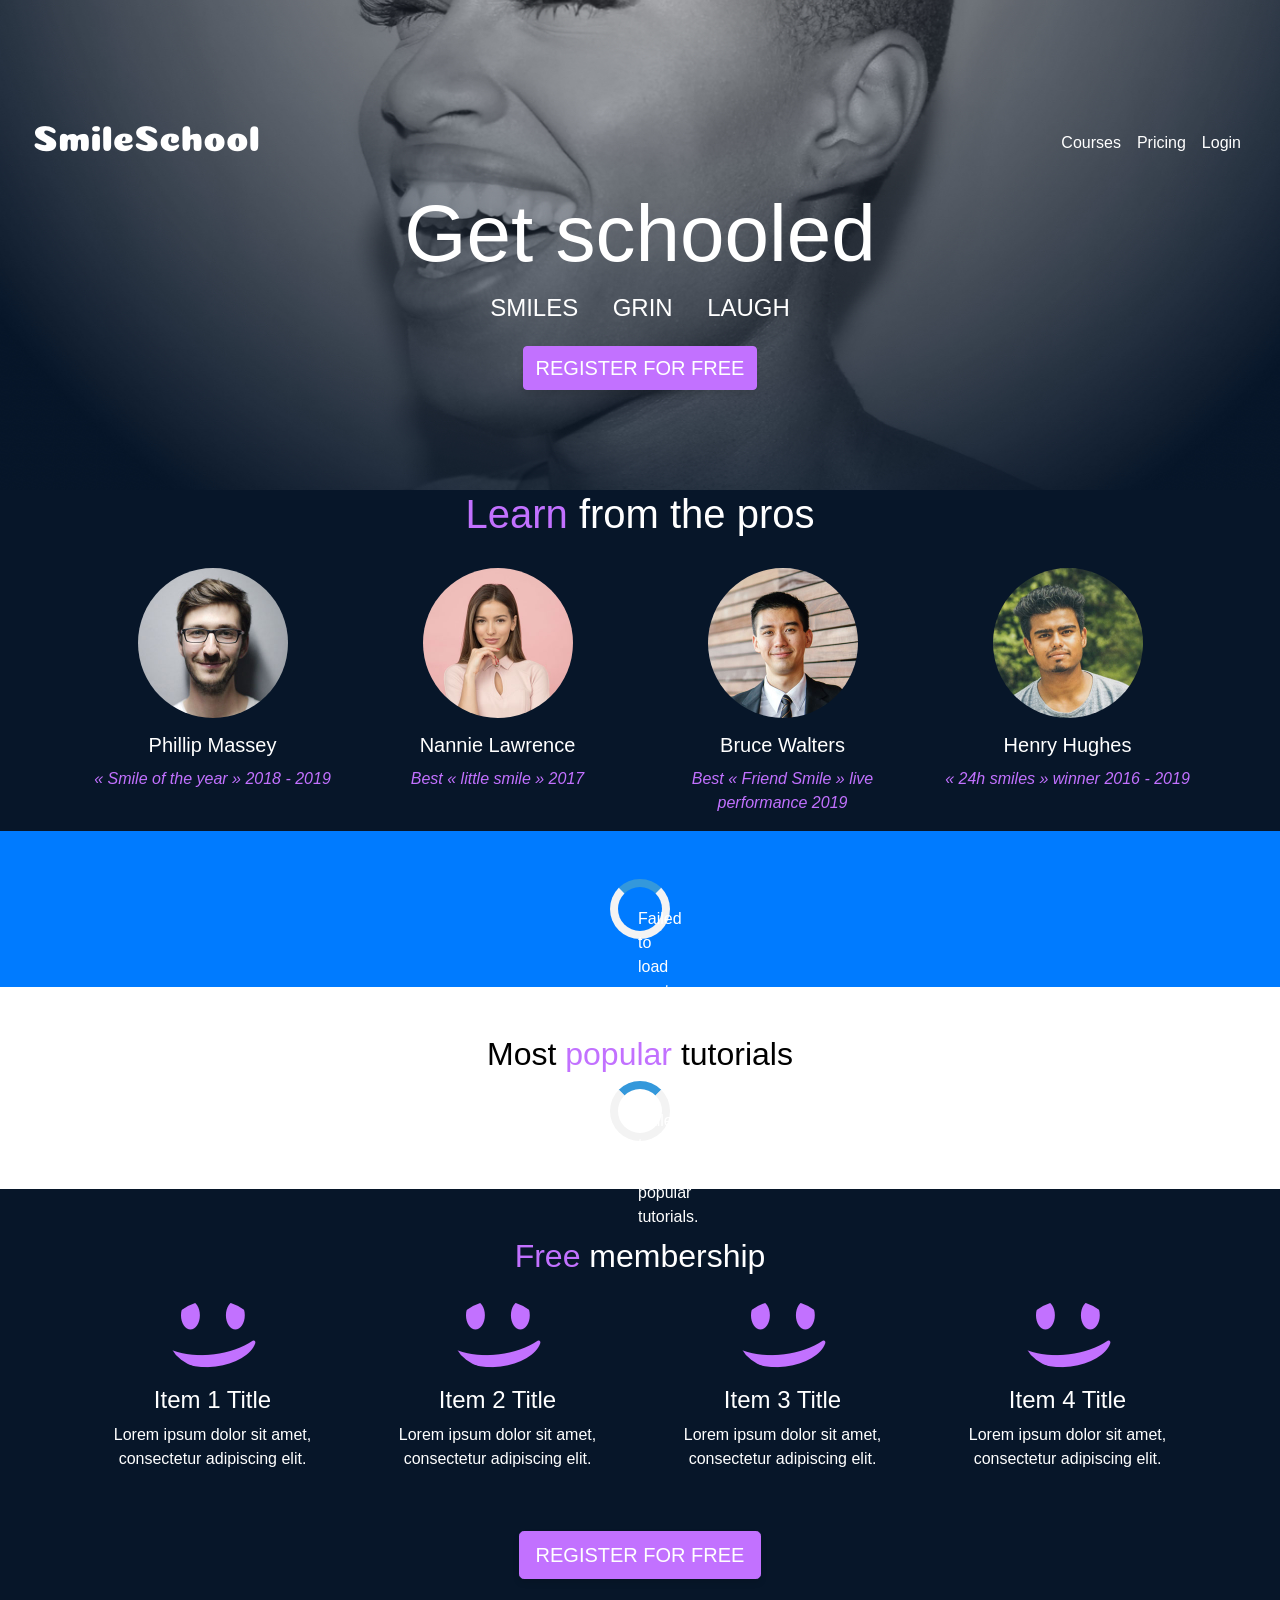
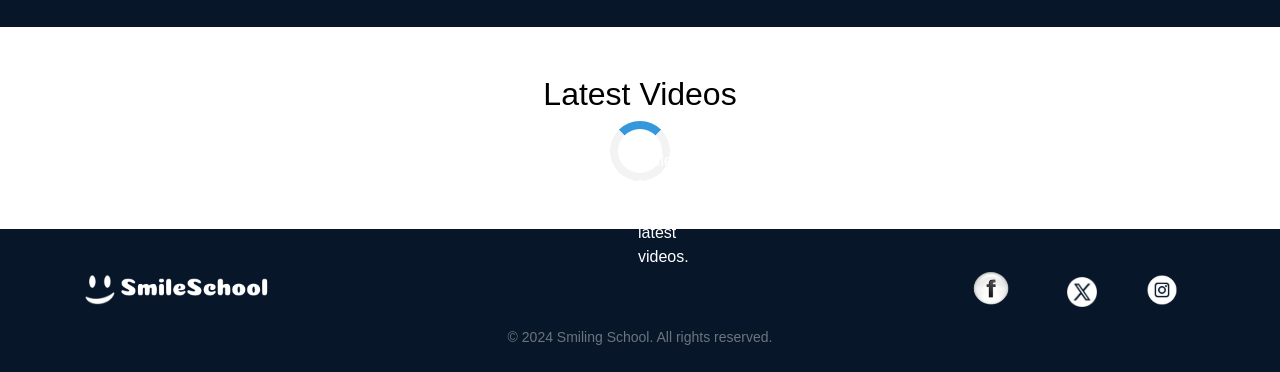
<file: Downloads/alu-smilling-school-javascript/3-homepage.html>
<!DOCTYPE html>
<html lang="en">
<head>
    <meta charset="UTF-8">
    <meta name="viewport" content="width=device-width, initial-scale=1, shrink-to-fit=no">
    <title>SmileSchool - Get Schooled</title>
    <link rel="stylesheet" href="https://maxcdn.bootstrapcdn.com/bootstrap/4.0.0/css/bootstrap.min.css">
    <link rel="stylesheet" href="styles.css">
</head>
<body>
    <!-- Header Section -->
    <header class="header-hero">
        <nav class="navbar navbar-expand-lg navbar-dark">
            <div class="container-fluid">
                <a class="navbar-brand" href=""><img src="images/logo.png" alt="SmileSchool Logo"></a>
                <button class="navbar-toggler" type="button" data-toggle="collapse" data-target="#navbarNav" aria-controls="navbarNav" aria-expanded="false" aria-label="Toggle navigation">
                    <span class="navbar-toggler-icon"></span>
                </button>
                <div class="collapse navbar-collapse" id="navbarNav">
                    <ul class="navbar-nav ml-auto">
                        <li class="nav-item">
                            <a class="nav-link" href="courses.html">Courses</a>
                        </li>
                        <li class="nav-item">
                            <a class="nav-link" href="pricing.html">Pricing</a>
                        </li>
                        <li class="nav-item">
                            <a class="nav-link" href="#">Login</a>
                        </li>
                    </ul>
                </div>
            </div>
        </nav>
        <div class="hero-content text-center">
            <h1 class="display-1">Get schooled</h1>
            <div class="hero-subtitle">
                <span>SMILES</span>
                <span>GRIN</span>
                <span>LAUGH</span>
            </div>
            <button class="btn btn-primary">REGISTER FOR FREE</button>
        </div>
    </header>

    <!-- Learn from the Pros Section -->
    <section class="container text-center pros-section">
        <h2><span class="text-primary">Learn</span> from the pros</h2>
        <div class="row">
            <div class="col-sm-6 col-md-3">
                <img src="images/profile_1.jpg" alt="Phillip Massey" class="rounded-circle">
                <h3>Phillip Massey</h3>
                <p><em>« Smile of the year » 2018 - 2019</em></p>
            </div>
            <div class="col-sm-6 col-md-3">
                <img src="images/profile_2.jpg" alt="Nannie Lawrence" class="rounded-circle">
                <h3>Nannie Lawrence</h3>
                <p><em>Best « little smile » 2017</em></p>
            </div>
            <div class="col-sm-6 col-md-3">
                <img src="images/profile_3.jpg" alt="Bruce Walters" class="rounded-circle">
                <h3>Bruce Walters</h3>
                <p><em>Best « Friend Smile » live performance 2019</em></p>
            </div>
            <div class="col-sm-6 col-md-3">
                <img src="images/profile_4.jpg" alt="Henry Hughes" class="rounded-circle">
                <h3>Henry Hughes</h3>
                <p><em>« 24h smiles » winner 2016 - 2019</em></p>
            </div>
        </div>
    </section>
    
    <!-- Carousel of Quotes Section -->
    <section class="carousel-section bg-primary text-white text-center py-5">
        <div class="loader" id="quotesLoader"></div>
        <div id="quoteCarousel" class="carousel slide" data-ride="carousel" style="display:none;">
            <div class="carousel-inner" id="carouselInner">
                <!-- Quotes will be dynamically loaded here -->
            </div>
            <a class="carousel-control-prev" href="#quoteCarousel" role="button" data-slide="prev">
                <img src="images/arrow_white_left.png" class="carousel-control-prev-icon" alt="Previous">
                <span class="sr-only">Previous</span>
            </a>
            <a class="carousel-control-next" href="#quoteCarousel" role="button" data-slide="next">
                <img src="images/arrow_white_right.png" class="carousel-control-next-icon" alt="Next">
                <span class="sr-only">Next</span>
            </a>    
        </div>
    </section>    

    <!-- Most Popular Tutorials Section -->
    <section class="bg-white text-center py-5">
        <div class="container">
            <header>
                <h2 class="text-center text-black">Most <span class="text-primary">popular</span> tutorials</h2>
            </header>
            <div id="popularTutorialsLoader" class="loader"></div>
            <div id="popularTutorialsCarousel" class="carousel slide" data-ride="carousel" style="display:none;">
                <div class="carousel-inner" id="popularCarouselInner">
                    <!-- Tutorials will be dynamically loaded here -->
                </div>
                <a class="carousel-control-prev" href="#popularTutorialsCarousel" role="button" data-slide="prev">
                    <img src="images/arrow_black_left.png" class="carousel-control-prev-icon" alt="Previous">
                    <span class="sr-only">Previous</span>
                </a>
                <a class="carousel-control-next" href="#popularTutorialsCarousel" role="button" data-slide="next">
                    <img src="images/arrow_black_right.png" class="carousel-control-next-icon" alt="Next">
                    <span class="sr-only">Next</span>
                </a>
            </div>
        </div>
    </section>

    <!--Free membership-->
<section class="bg-black text-center py-5">
    <header class="container">
      <h2><span class="text-primary">Free</span> membership</h2>
      <div class="row mt-4">
        <div class="col-lg-3 col-md-6 mb-4">
          <img src="images/smile_on.png" class="img-fluid rounded-circle mb-3" alt="Item 1">
          <h4 class="text-white">Item 1 Title</h4>
          <p class="text-white">Lorem ipsum dolor sit amet, consectetur adipiscing elit.</p>
        </div>
        <div class="col-lg-3 col-md-6 mb-4">
          <img src="images/smile_on.png" class="img-fluid rounded-circle mb-3" alt="Item 2">
          <h4 class="text-white">Item 2 Title</h4>
          <p class="text-white">Lorem ipsum dolor sit amet, consectetur adipiscing elit.</p>
        </div>
        <div class="col-lg-3 col-md-6 mb-4">
          <img src="images/smile_on.png" class="img-fluid rounded-circle mb-3" alt="Item 3">
          <h4 class="text-white">Item 3 Title</h4>
          <p class="text-white">Lorem ipsum dolor sit amet, consectetur adipiscing elit.</p>
        </div>
        <div class="col-lg-3 col-md-6 mb-4">
          <img src="images/smile_on.png" class="img-fluid rounded-circle mb-3" alt="Item 4">
          <h4 class="text-white">Item 4 Title</h4>
          <p class="text-white">Lorem ipsum dolor sit amet, consectetur adipiscing elit.</p>
        </div>
      </div>
      <button class="btn btn-primary btn-lg">REGISTER FOR FREE</button>
    </header>
  </section>
    <!-- Latest Videos Section -->
    <section class="bg-white text-center py-5">
        <div class="container">
            <header>
                <h2 class="text-center text-black">Latest Videos</h2>
            </header>
            <div id="latestVideosLoader" class="loader"></div>
            <div id="latestVideosCarousel" class="carousel slide" data-ride="carousel" style="display:none;">
                <div class="carousel-inner" id="latestVideosCarouselInner">
                    <!-- Latest Videos will be dynamically loaded here -->
                </div>
                <a class="carousel-control-prev" href="#latestVideosCarousel" role="button" data-slide="prev">
                    <img src="images/arrow_black_left.png" class="carousel-control-prev-icon" alt="Previous">
                    <span class="sr-only">Previous</span>
                </a>
                <a class="carousel-control-next" href="#latestVideosCarousel" role="button" data-slide="next">
                    <img src="images/arrow_black_right.png" class="carousel-control-next-icon" alt="Next">
                    <span class="sr-only">Next</span>
                </a>            
            </div>
        </div>
    </section>

    <!-- Footer -->
<footer class="bg-black py-4">
    <div class="container">
      <div class="row align-items-center">
        <div class="col-lg-6 text-center text-lg-left mb-3 mb-lg-0">
          <img src="images/smile_off.png" class="footer-logo" alt="Smile off" style="width: 30px; height: 30px;">
          <img src="images/logo.png" class="footer-logo" alt="Smiling School Logo">
        </div>
        <div class="col-lg-6 text-center text-lg-right">
          <a href="#" class="btn btn-link text-white social-link">
            <img src="images/facebook-logo.png" alt="Facebook" style="width: 60px; height: 60px;">
          </a>
          <a href="#" class="btn btn-link text-white social-link">
            <img src="images/x-logo.png" alt="x" style="width: 30px; height: 30px;">
          </a>
          <a href="#" class="btn btn-link text-white social-link">
            <img src="images/instagram-logo.png" alt="Instagram" style="width: 40px; height: 40px;">
          </a>
        </div>
      </div>
      <div class="row">
        <div class="col-lg-12 text-center">
          <p class="text-muted mb-0">© 2024 Smiling School. All rights reserved.</p>
        </div>
      </div>
    </div>
  </footer>
  
    <!-- Scripts -->
    <script src="https://code.jquery.com/jquery-3.2.1.slim.min.js"></script>
    <script src="https://cdnjs.cloudflare.com/ajax/libs/popper.js/1.12.9/umd/popper.min.js"></script>
    <script src="https://maxcdn.bootstrapcdn.com/bootstrap/4.0.0/js/bootstrap.min.js"></script>
    <script src="https://cdnjs.cloudflare.com/ajax/libs/jquery/3.5.1/jquery.min.js"></script>
    <script src="https://cdnjs.cloudflare.com/ajax/libs/twitter-bootstrap/4.5.2/js/bootstrap.bundle.min.js"></script>

    <script>
         $(document).ready(function() {
            // Fetch quotes from the API
            $.ajax({
                url: 'https://smileschool-api.alx-tools.com/quotes',
                method: 'GET',
                success: function(data) {
                    var carouselInner = $('#carouselInner');
                    data.forEach(function(quote, index) {
                        var itemClass = index === 0 ? 'carousel-item active' : 'carousel-item';
                        var carouselItem = `
                            <div class="${itemClass}">
                                <div class="row justify-content-center align-items-center">
                                    <div class="col-12 col-md-3">
                                        <img src="${quote.pic_url}" class="rounded-circle" alt="${quote.name}">
                                    </div>
                                    <div class="col-12 col-md-9">
                                        <blockquote class="blockquote">
                                            <p class="mb-0">"${quote.text}"</p>
                                            <footer class="blockquote-footer text-white">${quote.name}</footer>
                                        </blockquote>
                                    </div>
                                </div>
                            </div>
                        `;
                        carouselInner.append(carouselItem);
                    });
                    $('#quotesLoader').hide();
                    $('#quoteCarousel').show();
                },
                error: function() {
                    $('#quotesLoader').text('Failed to load quotes.');
                }
            });

            // Fetch popular tutorials from the API
            $.ajax({
                url: 'https://smileschool-api.alx-tools.com/popular-tutorials',
                method: 'GET',
                success: function(data) {
                    var carouselInner = $('#popularCarouselInner');
                    data.forEach(function(tutorial, index) {
                        var itemClass = index === 0 ? 'carousel-item active' : 'carousel-item';
                        var carouselItem = `
                            <div class="${itemClass}">
                                <div class="row justify-content-center">
                                    <div class="col-md-3 col-sm-6 mb-4">
                                        <div class="card">
                                            <div class="position-relative">
                                                <img class="card-img-top rounded-top" src="${tutorial.thumb_url}" alt="${tutorial.title}">
                                                <a href="#" class="position-absolute play-button-overlay"><img src="images/play.png" alt="Play"></a>
                                            </div>
                                            <div class="card-body">
                                                <h5 class="card-title font-weight-bold">${tutorial.title}</h5>
                                                <p class="card-text text-muted">${tutorial['sub-title']}</p>
                                                <div class="author d-flex align-items-center">
                                                    <img src="${tutorial.author_pic_url}" class="rounded-circle mr-2 small-img" alt="${tutorial.author}">
                                                    <span class="text-primary">${tutorial.author}</span>
                                                </div>
                                                <div class="rating d-flex align-items-center justify-content-between mt-2">
                                                    <div class="stars">
                                                        ${'★'.repeat(tutorial.star)}
                                                        ${'☆'.repeat(5 - tutorial.star)}
                                                    </div>
                                                    <div class="duration">${tutorial.duration}</div>
                                                </div>
                                            </div>
                                        </div>
                                    </div>
                                </div>
                            </div>
                        `;
                        carouselInner.append(carouselItem);
                    });
                    $('#popularTutorialsLoader').hide();
                    $('#popularTutorialsCarousel').show();
                },
                error: function() {
                    $('#popularTutorialsLoader').text('Failed to load popular tutorials.');
                }
            });
            // Fetch latest videos from the API
$.ajax({
    url: 'https://smileschool-api.alx-tools.com/latest-videos',
    method: 'GET',
    success: function(data) {
        var carouselInner = $('#latestVideosCarouselInner');
        data.forEach(function(video, index) {
            var itemClass = index === 0 ? 'carousel-item active' : 'carousel-item';
            var carouselItem = `
                <div class="${itemClass}">
                    <div class="row justify-content-center">
                        <div class="col-md-3 col-sm-6 mb-4">
                            <div class="card">
                                <div class="position-relative">
                                    <img class="card-img-top rounded-top" src="${video.thumb_url}" alt="${video.title}" onerror="this.onerror=null; this.src='images/default-thumbnail.jpg';">
                                    <a href="${video.url}" class="position-absolute play-button-overlay"><img src="images/play.png" alt="Play"></a>
                                </div>
                                <div class="card-body">
                                    <h5 class="card-title font-weight-bold">${video.title}</h5>
                                    <p class="card-text text-muted">${video['sub-title']}</p>
                                    <div class="author d-flex align-items-center">
                                        <img src="${video.author_pic_url}" class="rounded-circle mr-2 small-img" alt="${video.author}">
                                        <span class="text-primary">${video.author}</span>
                                    </div>
                                    <div class="rating d-flex align-items-center justify-content-between mt-2">
                                        <div class="stars">
                                            ${'★'.repeat(video.star)}
                                            ${'☆'.repeat(5 - video.star)}
                                        </div>
                                        <div class="duration">${video.duration}</div>
                                    </div>
                                </div>
                            </div>
                        </div>
                    </div>
                </div>
            `;
            carouselInner.append(carouselItem);
        });
        $('#latestVideosLoader').hide();
        $('#latestVideosCarousel').show();
    },
    error: function() {
        $('#latestVideosLoader').text('Failed to load latest videos.');
    }
});
        });
        
    </script>
</body>
</html>
</file>
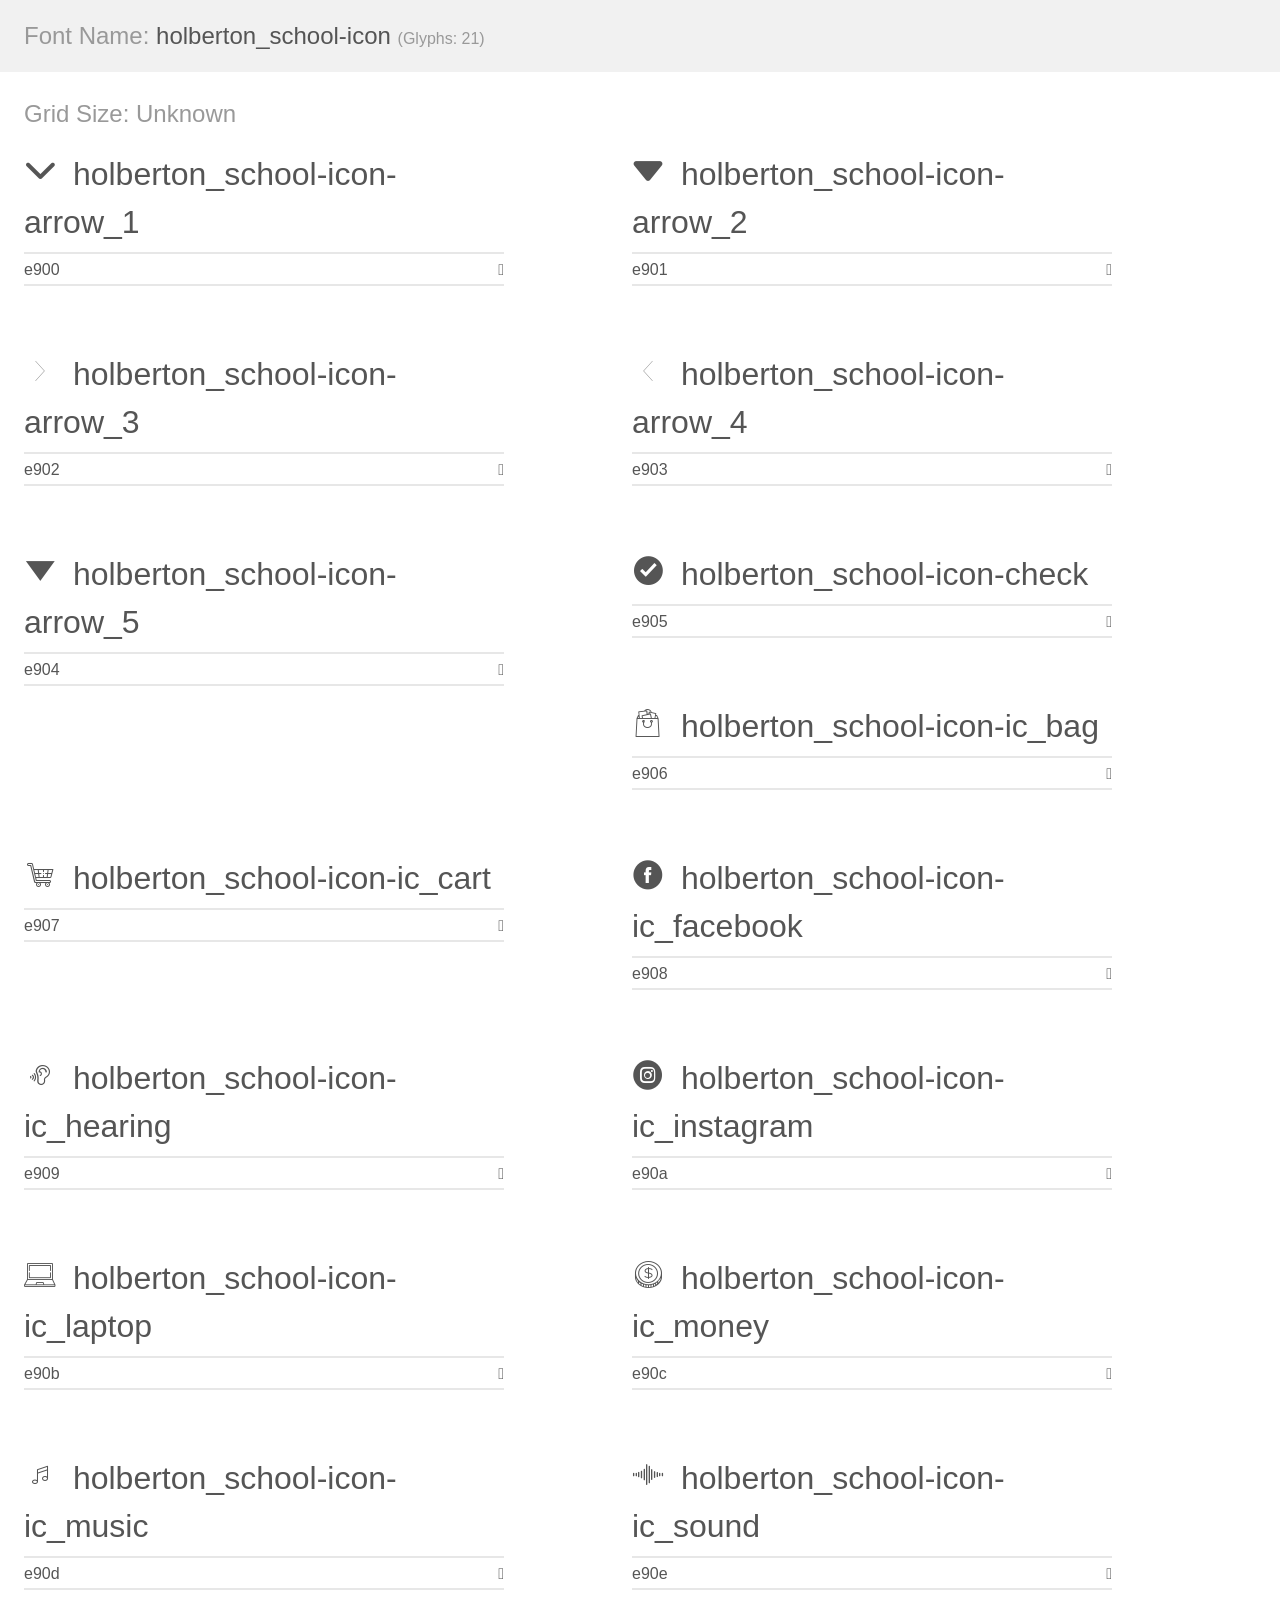
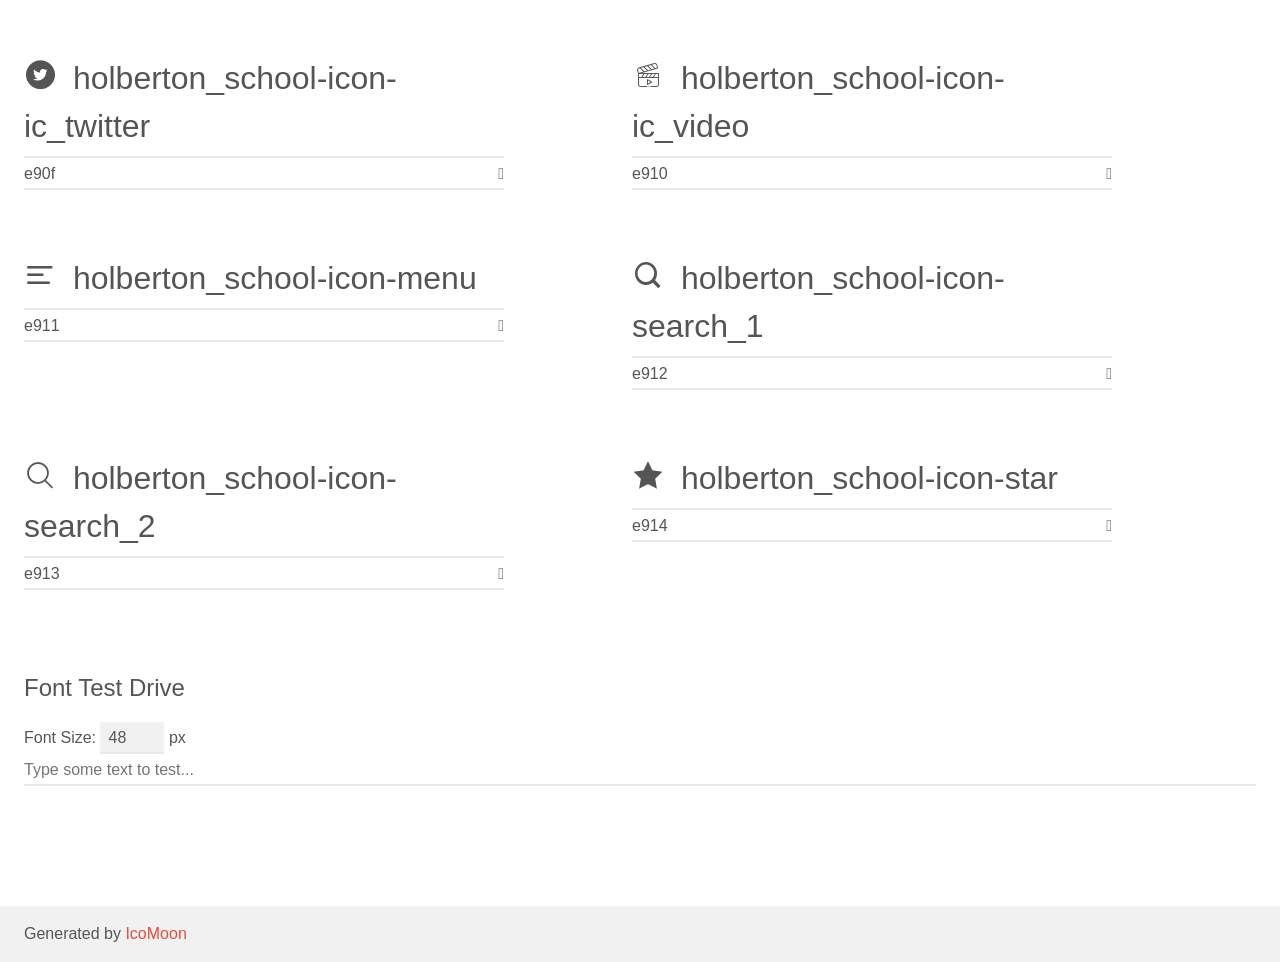
<file: Downloads/alu-smilling-school-javascript/images/holberton_school-icon/demo.html>
<!doctype html>
<html>
<head>
    <meta charset="utf-8">
    <title>IcoMoon Demo</title>
    <meta name="description" content="An Icon Font Generated By IcoMoon.io">
    <meta name="viewport" content="width=device-width, initial-scale=1">
    <link rel="stylesheet" href="demo-files/demo.css">
    <link rel="stylesheet" href="style.css"></head>
<body>
    <div class="bgc1 clearfix">
        <h1 class="mhmm mvm"><span class="fgc1">Font Name:</span> holberton_school-icon <small class="fgc1">(Glyphs:&nbsp;21)</small></h1>
    </div>
    <div class="clearfix mhl ptl">
        <h1 class="mvm mtn fgc1">Grid Size: Unknown</h1>
        <div class="glyph fs1">
            <div class="clearfix bshadow0 pbs">
                <span class="holberton_school-icon-arrow_1"></span>
                <span class="mls"> holberton_school-icon-arrow_1</span>
            </div>
            <fieldset class="fs0 size1of1 clearfix hidden-false">
                <input type="text" readonly value="e900" class="unit size1of2" />
                <input type="text" maxlength="1" readonly value="&#xe900;" class="unitRight size1of2 talign-right" />
            </fieldset>
            <div class="fs0 bshadow0 clearfix hidden-true">
                <span class="unit pvs fgc1">liga: </span>
                <input type="text" readonly value="" class="liga unitRight" />
            </div>
        </div>
        <div class="glyph fs1">
            <div class="clearfix bshadow0 pbs">
                <span class="holberton_school-icon-arrow_2"></span>
                <span class="mls"> holberton_school-icon-arrow_2</span>
            </div>
            <fieldset class="fs0 size1of1 clearfix hidden-false">
                <input type="text" readonly value="e901" class="unit size1of2" />
                <input type="text" maxlength="1" readonly value="&#xe901;" class="unitRight size1of2 talign-right" />
            </fieldset>
            <div class="fs0 bshadow0 clearfix hidden-true">
                <span class="unit pvs fgc1">liga: </span>
                <input type="text" readonly value="" class="liga unitRight" />
            </div>
        </div>
        <div class="glyph fs1">
            <div class="clearfix bshadow0 pbs">
                <span class="holberton_school-icon-arrow_3"></span>
                <span class="mls"> holberton_school-icon-arrow_3</span>
            </div>
            <fieldset class="fs0 size1of1 clearfix hidden-false">
                <input type="text" readonly value="e902" class="unit size1of2" />
                <input type="text" maxlength="1" readonly value="&#xe902;" class="unitRight size1of2 talign-right" />
            </fieldset>
            <div class="fs0 bshadow0 clearfix hidden-true">
                <span class="unit pvs fgc1">liga: </span>
                <input type="text" readonly value="" class="liga unitRight" />
            </div>
        </div>
        <div class="glyph fs1">
            <div class="clearfix bshadow0 pbs">
                <span class="holberton_school-icon-arrow_4"></span>
                <span class="mls"> holberton_school-icon-arrow_4</span>
            </div>
            <fieldset class="fs0 size1of1 clearfix hidden-false">
                <input type="text" readonly value="e903" class="unit size1of2" />
                <input type="text" maxlength="1" readonly value="&#xe903;" class="unitRight size1of2 talign-right" />
            </fieldset>
            <div class="fs0 bshadow0 clearfix hidden-true">
                <span class="unit pvs fgc1">liga: </span>
                <input type="text" readonly value="" class="liga unitRight" />
            </div>
        </div>
        <div class="glyph fs1">
            <div class="clearfix bshadow0 pbs">
                <span class="holberton_school-icon-arrow_5"></span>
                <span class="mls"> holberton_school-icon-arrow_5</span>
            </div>
            <fieldset class="fs0 size1of1 clearfix hidden-false">
                <input type="text" readonly value="e904" class="unit size1of2" />
                <input type="text" maxlength="1" readonly value="&#xe904;" class="unitRight size1of2 talign-right" />
            </fieldset>
            <div class="fs0 bshadow0 clearfix hidden-true">
                <span class="unit pvs fgc1">liga: </span>
                <input type="text" readonly value="" class="liga unitRight" />
            </div>
        </div>
        <div class="glyph fs1">
            <div class="clearfix bshadow0 pbs">
                <span class="holberton_school-icon-check"></span>
                <span class="mls"> holberton_school-icon-check</span>
            </div>
            <fieldset class="fs0 size1of1 clearfix hidden-false">
                <input type="text" readonly value="e905" class="unit size1of2" />
                <input type="text" maxlength="1" readonly value="&#xe905;" class="unitRight size1of2 talign-right" />
            </fieldset>
            <div class="fs0 bshadow0 clearfix hidden-true">
                <span class="unit pvs fgc1">liga: </span>
                <input type="text" readonly value="" class="liga unitRight" />
            </div>
        </div>
        <div class="glyph fs1">
            <div class="clearfix bshadow0 pbs">
                <span class="holberton_school-icon-ic_bag"></span>
                <span class="mls"> holberton_school-icon-ic_bag</span>
            </div>
            <fieldset class="fs0 size1of1 clearfix hidden-false">
                <input type="text" readonly value="e906" class="unit size1of2" />
                <input type="text" maxlength="1" readonly value="&#xe906;" class="unitRight size1of2 talign-right" />
            </fieldset>
            <div class="fs0 bshadow0 clearfix hidden-true">
                <span class="unit pvs fgc1">liga: </span>
                <input type="text" readonly value="" class="liga unitRight" />
            </div>
        </div>
        <div class="glyph fs1">
            <div class="clearfix bshadow0 pbs">
                <span class="holberton_school-icon-ic_cart"></span>
                <span class="mls"> holberton_school-icon-ic_cart</span>
            </div>
            <fieldset class="fs0 size1of1 clearfix hidden-false">
                <input type="text" readonly value="e907" class="unit size1of2" />
                <input type="text" maxlength="1" readonly value="&#xe907;" class="unitRight size1of2 talign-right" />
            </fieldset>
            <div class="fs0 bshadow0 clearfix hidden-true">
                <span class="unit pvs fgc1">liga: </span>
                <input type="text" readonly value="" class="liga unitRight" />
            </div>
        </div>
        <div class="glyph fs1">
            <div class="clearfix bshadow0 pbs">
                <span class="holberton_school-icon-ic_facebook"></span>
                <span class="mls"> holberton_school-icon-ic_facebook</span>
            </div>
            <fieldset class="fs0 size1of1 clearfix hidden-false">
                <input type="text" readonly value="e908" class="unit size1of2" />
                <input type="text" maxlength="1" readonly value="&#xe908;" class="unitRight size1of2 talign-right" />
            </fieldset>
            <div class="fs0 bshadow0 clearfix hidden-true">
                <span class="unit pvs fgc1">liga: </span>
                <input type="text" readonly value="" class="liga unitRight" />
            </div>
        </div>
        <div class="glyph fs1">
            <div class="clearfix bshadow0 pbs">
                <span class="holberton_school-icon-ic_hearing"></span>
                <span class="mls"> holberton_school-icon-ic_hearing</span>
            </div>
            <fieldset class="fs0 size1of1 clearfix hidden-false">
                <input type="text" readonly value="e909" class="unit size1of2" />
                <input type="text" maxlength="1" readonly value="&#xe909;" class="unitRight size1of2 talign-right" />
            </fieldset>
            <div class="fs0 bshadow0 clearfix hidden-true">
                <span class="unit pvs fgc1">liga: </span>
                <input type="text" readonly value="" class="liga unitRight" />
            </div>
        </div>
        <div class="glyph fs1">
            <div class="clearfix bshadow0 pbs">
                <span class="holberton_school-icon-ic_instagram"></span>
                <span class="mls"> holberton_school-icon-ic_instagram</span>
            </div>
            <fieldset class="fs0 size1of1 clearfix hidden-false">
                <input type="text" readonly value="e90a" class="unit size1of2" />
                <input type="text" maxlength="1" readonly value="&#xe90a;" class="unitRight size1of2 talign-right" />
            </fieldset>
            <div class="fs0 bshadow0 clearfix hidden-true">
                <span class="unit pvs fgc1">liga: </span>
                <input type="text" readonly value="" class="liga unitRight" />
            </div>
        </div>
        <div class="glyph fs1">
            <div class="clearfix bshadow0 pbs">
                <span class="holberton_school-icon-ic_laptop"></span>
                <span class="mls"> holberton_school-icon-ic_laptop</span>
            </div>
            <fieldset class="fs0 size1of1 clearfix hidden-false">
                <input type="text" readonly value="e90b" class="unit size1of2" />
                <input type="text" maxlength="1" readonly value="&#xe90b;" class="unitRight size1of2 talign-right" />
            </fieldset>
            <div class="fs0 bshadow0 clearfix hidden-true">
                <span class="unit pvs fgc1">liga: </span>
                <input type="text" readonly value="" class="liga unitRight" />
            </div>
        </div>
        <div class="glyph fs1">
            <div class="clearfix bshadow0 pbs">
                <span class="holberton_school-icon-ic_money"></span>
                <span class="mls"> holberton_school-icon-ic_money</span>
            </div>
            <fieldset class="fs0 size1of1 clearfix hidden-false">
                <input type="text" readonly value="e90c" class="unit size1of2" />
                <input type="text" maxlength="1" readonly value="&#xe90c;" class="unitRight size1of2 talign-right" />
            </fieldset>
            <div class="fs0 bshadow0 clearfix hidden-true">
                <span class="unit pvs fgc1">liga: </span>
                <input type="text" readonly value="" class="liga unitRight" />
            </div>
        </div>
        <div class="glyph fs1">
            <div class="clearfix bshadow0 pbs">
                <span class="holberton_school-icon-ic_music"></span>
                <span class="mls"> holberton_school-icon-ic_music</span>
            </div>
            <fieldset class="fs0 size1of1 clearfix hidden-false">
                <input type="text" readonly value="e90d" class="unit size1of2" />
                <input type="text" maxlength="1" readonly value="&#xe90d;" class="unitRight size1of2 talign-right" />
            </fieldset>
            <div class="fs0 bshadow0 clearfix hidden-true">
                <span class="unit pvs fgc1">liga: </span>
                <input type="text" readonly value="" class="liga unitRight" />
            </div>
        </div>
        <div class="glyph fs1">
            <div class="clearfix bshadow0 pbs">
                <span class="holberton_school-icon-ic_sound"></span>
                <span class="mls"> holberton_school-icon-ic_sound</span>
            </div>
            <fieldset class="fs0 size1of1 clearfix hidden-false">
                <input type="text" readonly value="e90e" class="unit size1of2" />
                <input type="text" maxlength="1" readonly value="&#xe90e;" class="unitRight size1of2 talign-right" />
            </fieldset>
            <div class="fs0 bshadow0 clearfix hidden-true">
                <span class="unit pvs fgc1">liga: </span>
                <input type="text" readonly value="" class="liga unitRight" />
            </div>
        </div>
        <div class="glyph fs1">
            <div class="clearfix bshadow0 pbs">
                <span class="holberton_school-icon-ic_twitter"></span>
                <span class="mls"> holberton_school-icon-ic_twitter</span>
            </div>
            <fieldset class="fs0 size1of1 clearfix hidden-false">
                <input type="text" readonly value="e90f" class="unit size1of2" />
                <input type="text" maxlength="1" readonly value="&#xe90f;" class="unitRight size1of2 talign-right" />
            </fieldset>
            <div class="fs0 bshadow0 clearfix hidden-true">
                <span class="unit pvs fgc1">liga: </span>
                <input type="text" readonly value="" class="liga unitRight" />
            </div>
        </div>
        <div class="glyph fs1">
            <div class="clearfix bshadow0 pbs">
                <span class="holberton_school-icon-ic_video"></span>
                <span class="mls"> holberton_school-icon-ic_video</span>
            </div>
            <fieldset class="fs0 size1of1 clearfix hidden-false">
                <input type="text" readonly value="e910" class="unit size1of2" />
                <input type="text" maxlength="1" readonly value="&#xe910;" class="unitRight size1of2 talign-right" />
            </fieldset>
            <div class="fs0 bshadow0 clearfix hidden-true">
                <span class="unit pvs fgc1">liga: </span>
                <input type="text" readonly value="" class="liga unitRight" />
            </div>
        </div>
        <div class="glyph fs1">
            <div class="clearfix bshadow0 pbs">
                <span class="holberton_school-icon-menu"></span>
                <span class="mls"> holberton_school-icon-menu</span>
            </div>
            <fieldset class="fs0 size1of1 clearfix hidden-false">
                <input type="text" readonly value="e911" class="unit size1of2" />
                <input type="text" maxlength="1" readonly value="&#xe911;" class="unitRight size1of2 talign-right" />
            </fieldset>
            <div class="fs0 bshadow0 clearfix hidden-true">
                <span class="unit pvs fgc1">liga: </span>
                <input type="text" readonly value="" class="liga unitRight" />
            </div>
        </div>
        <div class="glyph fs1">
            <div class="clearfix bshadow0 pbs">
                <span class="holberton_school-icon-search_1"></span>
                <span class="mls"> holberton_school-icon-search_1</span>
            </div>
            <fieldset class="fs0 size1of1 clearfix hidden-false">
                <input type="text" readonly value="e912" class="unit size1of2" />
                <input type="text" maxlength="1" readonly value="&#xe912;" class="unitRight size1of2 talign-right" />
            </fieldset>
            <div class="fs0 bshadow0 clearfix hidden-true">
                <span class="unit pvs fgc1">liga: </span>
                <input type="text" readonly value="" class="liga unitRight" />
            </div>
        </div>
        <div class="glyph fs1">
            <div class="clearfix bshadow0 pbs">
                <span class="holberton_school-icon-search_2"></span>
                <span class="mls"> holberton_school-icon-search_2</span>
            </div>
            <fieldset class="fs0 size1of1 clearfix hidden-false">
                <input type="text" readonly value="e913" class="unit size1of2" />
                <input type="text" maxlength="1" readonly value="&#xe913;" class="unitRight size1of2 talign-right" />
            </fieldset>
            <div class="fs0 bshadow0 clearfix hidden-true">
                <span class="unit pvs fgc1">liga: </span>
                <input type="text" readonly value="" class="liga unitRight" />
            </div>
        </div>
        <div class="glyph fs1">
            <div class="clearfix bshadow0 pbs">
                <span class="holberton_school-icon-star"></span>
                <span class="mls"> holberton_school-icon-star</span>
            </div>
            <fieldset class="fs0 size1of1 clearfix hidden-false">
                <input type="text" readonly value="e914" class="unit size1of2" />
                <input type="text" maxlength="1" readonly value="&#xe914;" class="unitRight size1of2 talign-right" />
            </fieldset>
            <div class="fs0 bshadow0 clearfix hidden-true">
                <span class="unit pvs fgc1">liga: </span>
                <input type="text" readonly value="" class="liga unitRight" />
            </div>
        </div>
    </div>

    <!--[if gt IE 8]><!-->
    <div class="mhl clearfix mbl">
        <h1>Font Test Drive</h1>
        <label>
            Font Size: <input id="fontSize" type="number" class="textbox0 mbm"
            min="8" value="48" />
            px
        </label>
        <input id="testText" type="text" class="phl size1of1 mvl"
        placeholder="Type some text to test..." value=""/>
        <div id="testDrive" class="holberton_school-icon-" style="font-family: holberton_school-icon">&nbsp;
        </div>
    </div>
    <!--<![endif]-->
    <div class="bgc1 clearfix">
        <p class="mhl">Generated by <a href="https://icomoon.io/app">IcoMoon</a></p>
    </div>

    <script src="demo-files/demo.js"></script>
</body>
</html>
</file>
<file: Downloads/alu-smilling-school-javascript/styles.css>
/* General styles */
body {
  background-color: #071629;
  color: white;
}

.header-hero {
  background: url('images/pic_1.jpg') no-repeat center center;
  background-size: cover;
  padding: 100px 0;
  text-align: center;
  color: white;
}

.navbar-dark .navbar-nav .nav-link {
  color: white;
}

.navbar-dark .navbar-nav .nav-link:hover {
  color: #C271FF;
}

.hero-content h1 {
  font-size: 5rem;
}

.hero-subtitle span {
  display: inline-block;
  margin: 0 15px;
  font-size: 1.5rem;
}

.btn-primary {
  background-color: #C271FF;
  border-color: #C271FF;
  box-shadow: 0 4px 6px rgba(0, 0, 0, 0.1);
  font-size: 1.25rem;
  margin-top: 20px;
}

.btn-primary:hover {
  opacity: 0.8;
}

.pros-section {
  margin-top: 50px;
}

.pros-section h2 {
  margin-bottom: 30px;
  font-size: 2.5rem;
}

.pros-section img {
  width: 150px;
  height: 150px;
  margin-bottom: 15px;
}

.pros-section h3 {
  font-size: 1.25rem;
  margin-bottom: 10px;
}

.pros-section p {
  font-size: 1rem;
  color: #C271FF;
}

.carousel-section .carousel-inner .carousel-item {
  padding: 30px 0;
}

.carousel-section .carousel-item img {
  width: 150px;
  height: 150px;
  object-fit: cover;
}

.carousel-section blockquote {
  font-size: 1.25rem;
}

.carousel-section .blockquote-footer {
  font-size: 1rem;
}

.card {
  border: none;
  display: flex;
  flex-direction: column;
  height: 100%;
}

.card img {
  width: 100%;
  height: auto; 
  object-fit: cover; 
  border-radius: 0.25rem;
}

.card-body {
  flex: 1;
  display: flex;
  flex-direction: column;
  padding: 1rem;
}

.card-title {
  margin-top: 0.5rem;
  font-size: 1.25rem;
}

.card-text {
  margin: 0.5rem 0;
  font-size: 1rem;
}

.rating {
  display: flex;
  align-items: center;
  margin-top: auto; 
}

.stars {
  color: #FFD700; 
}

.duration {
  color: #6c757d; 
  font-size: 0.875rem;
  margin-left: auto;
}

.position-relative {
  position: relative;
}

.play-button-overlay {
  top: 50%;
  left: 50%;
  transform: translate(-50%, -50%);
  position: absolute;
}

.container {
  max-width: 1200px; /* Ensure the container is not too wide */
}

.author .small-img {
  width: 20px; /* Adjust the width as per your design */
  height: 20px; /* Adjust the height as per your design */
  /* object-fit: cover; */
}

.rating .stars img {
  width: 16px;
  height: 16px;
}

.rating .duration {
  font-size: 0.875rem;
  color: #6c757d;
}

/* Custom styles for the header */
header h2.text-center.text-black {
  color: black;
}

header h2 .text-primary {
  color: #C271FF !important; /* Ensure the color is overridden */
}

/* Custom styles for carousel controls */
.carousel-control-prev-icon,
.carousel-control-next-icon {
  background-color: transparent;
  background-image: none;
  width: 40px;
  height: 40px;
  border: none;
}

.carousel-control-prev-icon {
  background-image: url('images/arrow_white_left.png');
}

.carousel-control-next-icon {
  background-image: url('images/arrow_white_right.png');
}

/* Additional style for Most Popular Tutorials */
.carousel-section.bg-white .carousel-control-prev-icon,
.carousel-section.bg-white .carousel-control-next-icon {
  background-image: none;
}

.carousel-section.bg-white .carousel-control-prev-icon {
  background-image: url('images/arrow_black_left.png');
}

.carousel-section.bg-white .carousel-control-next-icon {
  background-image: url('images/arrow_black_right.png');
}

.text-primary {
  color: #C271FF !important;
}

/* Footer */
.footer {
  background-color: black;
  border-top: 1px solid #dee2e6;
  padding-top: 20px;
  padding-bottom: 20px;
}

.container {
  max-width: 1140px;
  margin: 0 auto;
}

.footer-logo {
  max-width: 150px; /* Adjust size as needed */
}

.social-link {
  color: #343a40;
  font-size: 24px;
  margin-left: 15px;
  text-decoration: none;
}

.social-link:hover {
  color: #007bff;
}

.text-muted {
  color: #6c757d;
  font-size: 14px;
}

@media (max-width: 992px) {
  .footer-logo {
      display: block;
      margin: 0 auto 15px auto;
  }

  .text-center.text-lg-left {
      text-align: center;
  }

  .text-center.text-lg-right {
      text-align: center;
  }

  .social-link {
      display: block;
      margin: 0 auto 10px auto;
  }
}

/* Custom Styles */
.header-hero-wrapper {
  background-image: url('images/pic_2.jpg');
  background-size: cover;
  background-position: center;
}

.header-section, .hero-section {
  background: none;
  padding: 20px 0;
}

.header-section .logo {
  max-width: 150px;
}

.header-section .nav-link {
  color: white;
  padding: 0 10px;
  text-decoration: none;
}

.hero-section {
  padding: 100px 0;
}

.hero-section h1 {
  font-size: 5rem;
  color: white;
}

.hero-section h2 {
  color: white;
}

/* Adjustments for mobile and larger screens */
@media (min-width: 576px) {
  .text-left {
      text-align: left !important;
  }
}

.checkmark {
  font-size: 20px;
  color: green;
}

.faq-section {
  padding: 2rem 0;
}

.faq-section h2 {
  font-size: 2rem;
  margin-bottom: 1.5rem;
}

.faq-section h4 {
  font-size: 1.25rem;
  margin-bottom: 0.5rem;
}

@media (max-width: 768px) {
  .faq-section .row {
      display: flex;
      flex-direction: column;
  }
}

.header {
  background: url('images/pic_3.jpg') no-repeat center center;
  background-size: cover;
  color: white;
  padding: 60px 0;
}

.header-title {
  font-family: 'Coiny', sans-serif;
  color: white;
}

.text-primary {
  color: #C271FF !important;
}

/* Search Filters Section */
.search-filters {
  background-color: #C271FF;
}

.form-control {
  background-color: #ffffff;
  border: none;
  border-bottom: 2px solid #C271FF;
  border-radius: 0;
}

.input-group-text {
  background-color: #C271FF;
  border: none;
}

.input-group-text .fa-search {
  color: white;
}

/* Responsive Design */
@media (max-width: 991.98px) {
  .hero-section {
      display: none;
  }
}

/* Loader Styles */
.loader {
  border: 16px solid #f3f3f3; /* Light grey */
  border-top: 16px solid #C271FF; /* Blue */
  border-radius: 50%;
  width: 80px;
  height: 80px;
  animation: spin 2s linear infinite;
  margin: 0 auto;
  padding: 20px;
}

@keyframes spin {
  0% { transform: rotate(0deg); }
  100% { transform: rotate(360deg); }
}

.loader {
  border: 8px solid #f3f3f3;
  border-radius: 50%;
  border-top: 8px solid #3498db;
  width: 60px;
  height: 60px;
  animation: spin 2s linear infinite;
  margin: auto;
}

@keyframes spin {
  0% { transform: rotate(0deg); }
  100% { transform: rotate(360deg); }
}

.carousel-inner .carousel-item {
  transition: transform 0.5s ease;
}

.carousel-control-prev-icon,
.carousel-control-next-icon {
  background-size: 30px 30px;
  width: 30px;
  height: 30px;
}

.play-button-overlay {
  top: 50%;
  left: 50%;
  transform: translate(-50%, -50%);
  position: absolute;
}

@media (max-width: 768px) {
  .header-title {
      font-size: 3rem;
  }
}

/* Additional classes for filtering functionality */
.filter-input {
  width: 100%;
  padding: 10px;
  margin: 10px 0;
  border-radius: 5px;
  border: 1px solid #ccc;
}

.filter-section {
  margin: 20px 0;
}

.sort-options {
  margin: 20px 0;
}

.course-list {
  display: flex;
  flex-wrap: wrap;
}

.course-card {
  margin: 10px;
  width: calc(33.333% - 20px);
  box-shadow: 0 4px 8px rgba(0,0,0,0.1);
  background-color: #fff;
  color: #000;
  border-radius: 5px;
  overflow: hidden;
  transition: transform 0.3s;
}

.course-card:hover {
  transform: scale(1.05);
}

.course-card img {
  width: 100%;
  height: 200px;
  object-fit: cover;
}

.course-card .course-info {
  padding: 15px;
}

.course-card .course-title {
  font-size: 1.2rem;
  font-weight: bold;
  margin-bottom: 10px;
}

.course-card .course-author {
  font-size: 0.9rem;
  color: #666;
}

.course-card .course-rating {
  display: flex;
  align-items: center;
  margin-top: 5px;
}

.course-card .course-rating .stars {
  color: #FFD700;
  margin-right: 5px;
}

.course-card .course-duration {
  font-size: 0.9rem;
  color: #999;
  margin-top: 5px;
}

/* Responsive adjustments */
@media (max-width: 1200px) {
  .course-card {
      width: calc(50% - 20px);
  }
}

@media (max-width: 768px) {
  .course-card {
      width: calc(100% - 20px);
  }
}
#loader {
    text-align: center;
}

.card-img-top {
    height: 180px; /* Adjust height as needed */
    object-fit: cover;
}

.play-button-overlay {
    top: 50%;
    left: 50%;
    transform: translate(-50%, -50%);
    z-index: 10;
}

.play-button-overlay img {
    width: 60px; /* Adjust as needed */
    height: 60px; /* Adjust as needed */
}

.card-body {
    text-align: center;
}

.author img {
    width: 30px;
    height: 30px;
}
</file>
<file: Downloads/alu-smilling-school-javascript/images/holberton_school-icon/demo-files/demo.css>
body {
  padding: 0;
  margin: 0;
  font-family: sans-serif;
  font-size: 1em;
  line-height: 1.5;
  color: #555;
  background: #fff;
}
h1 {
  font-size: 1.5em;
  font-weight: normal;
}
small {
  font-size: .66666667em;
}
a {
  color: #e74c3c;
  text-decoration: none;
}
a:hover, a:focus {
  box-shadow: 0 1px #e74c3c;
}
.bshadow0, input {
  box-shadow: inset 0 -2px #e7e7e7;
}
input:hover {
  box-shadow: inset 0 -2px #ccc;
}
input, fieldset {
  font-family: sans-serif;
  font-size: 1em;
  margin: 0;
  padding: 0;
  border: 0;
}
input {
  color: inherit;
  line-height: 1.5;
  height: 1.5em;
  padding: .25em 0;
}
input:focus {
  outline: none;
  box-shadow: inset 0 -2px #449fdb;
}
.glyph {
  font-size: 16px;
  width: 15em;
  padding-bottom: 1em;
  margin-right: 4em;
  margin-bottom: 1em;
  float: left;
  overflow: hidden;
}
.liga {
  width: 80%;
  width: calc(100% - 2.5em);
}
.talign-right {
  text-align: right;
}
.talign-center {
  text-align: center;
}
.bgc1 {
  background: #f1f1f1;
}
.fgc1 {
  color: #999;
}
.fgc0 {
  color: #000;
}
p {
  margin-top: 1em;
  margin-bottom: 1em;
}
.mvm {
  margin-top: .75em;
  margin-bottom: .75em;
}
.mtn {
  margin-top: 0;
}
.mtl, .mal {
  margin-top: 1.5em;
}
.mbl, .mal {
  margin-bottom: 1.5em;
}
.mal, .mhl {
  margin-left: 1.5em;
  margin-right: 1.5em;
}
.mhmm {
  margin-left: 1em;
  margin-right: 1em;
}
.mls {
  margin-left: .25em;
}
.ptl {
  padding-top: 1.5em;
}
.pbs, .pvs {
  padding-bottom: .25em;
}
.pvs, .pts {
  padding-top: .25em;
}
.unit {
  float: left;
}
.unitRight {
  float: right;
}
.size1of2 {
  width: 50%;
}
.size1of1 {
  width: 100%;
}
.clearfix:before, .clearfix:after {
  content: " ";
  display: table;
}
.clearfix:after {
  clear: both;
}
.hidden-true {
  display: none;
}
.textbox0 {
  width: 3em;
  background: #f1f1f1;
  padding: .25em .5em;
  line-height: 1.5;
  height: 1.5em;
}
#testDrive {
  display: block;
  padding-top: 24px;
  line-height: 1.5;
}
.fs0 {
  font-size: 16px;
}
.fs1 {
  font-size: 32px;
}
</file>
<file: Downloads/alu-smilling-school-javascript/images/holberton_school-icon/style.css>
@font-face {
  font-family: 'holberton_school-icon';
  src:  url('fonts/holberton_school-icon.eot?sq4eq4');
  src:  url('fonts/holberton_school-icon.eot?sq4eq4#iefix') format('embedded-opentype'),
    url('fonts/holberton_school-icon.ttf?sq4eq4') format('truetype'),
    url('fonts/holberton_school-icon.woff?sq4eq4') format('woff'),
    url('fonts/holberton_school-icon.svg?sq4eq4#holberton_school-icon') format('svg');
  font-weight: normal;
  font-style: normal;
  font-display: block;
}

[class^="holberton_school-icon-"], [class*=" holberton_school-icon-"] {
  /* use !important to prevent issues with browser extensions that change fonts */
  font-family: 'holberton_school-icon' !important;
  speak: none;
  font-style: normal;
  font-weight: normal;
  font-variant: normal;
  text-transform: none;
  line-height: 1;

  /* Better Font Rendering =========== */
  -webkit-font-smoothing: antialiased;
  -moz-osx-font-smoothing: grayscale;
}

.holberton_school-icon-arrow_1:before {
  content: "\e900";
}
.holberton_school-icon-arrow_2:before {
  content: "\e901";
}
.holberton_school-icon-arrow_3:before {
  content: "\e902";
}
.holberton_school-icon-arrow_4:before {
  content: "\e903";
}
.holberton_school-icon-arrow_5:before {
  content: "\e904";
}
.holberton_school-icon-check:before {
  content: "\e905";
}
.holberton_school-icon-ic_bag:before {
  content: "\e906";
}
.holberton_school-icon-ic_cart:before {
  content: "\e907";
}
.holberton_school-icon-ic_facebook:before {
  content: "\e908";
}
.holberton_school-icon-ic_hearing:before {
  content: "\e909";
}
.holberton_school-icon-ic_instagram:before {
  content: "\e90a";
}
.holberton_school-icon-ic_laptop:before {
  content: "\e90b";
}
.holberton_school-icon-ic_money:before {
  content: "\e90c";
}
.holberton_school-icon-ic_music:before {
  content: "\e90d";
}
.holberton_school-icon-ic_sound:before {
  content: "\e90e";
}
.holberton_school-icon-ic_twitter:before {
  content: "\e90f";
}
.holberton_school-icon-ic_video:before {
  content: "\e910";
}
.holberton_school-icon-menu:before {
  content: "\e911";
}
.holberton_school-icon-search_1:before {
  content: "\e912";
}
.holberton_school-icon-search_2:before {
  content: "\e913";
}
.holberton_school-icon-star:before {
  content: "\e914";
}
</file>
